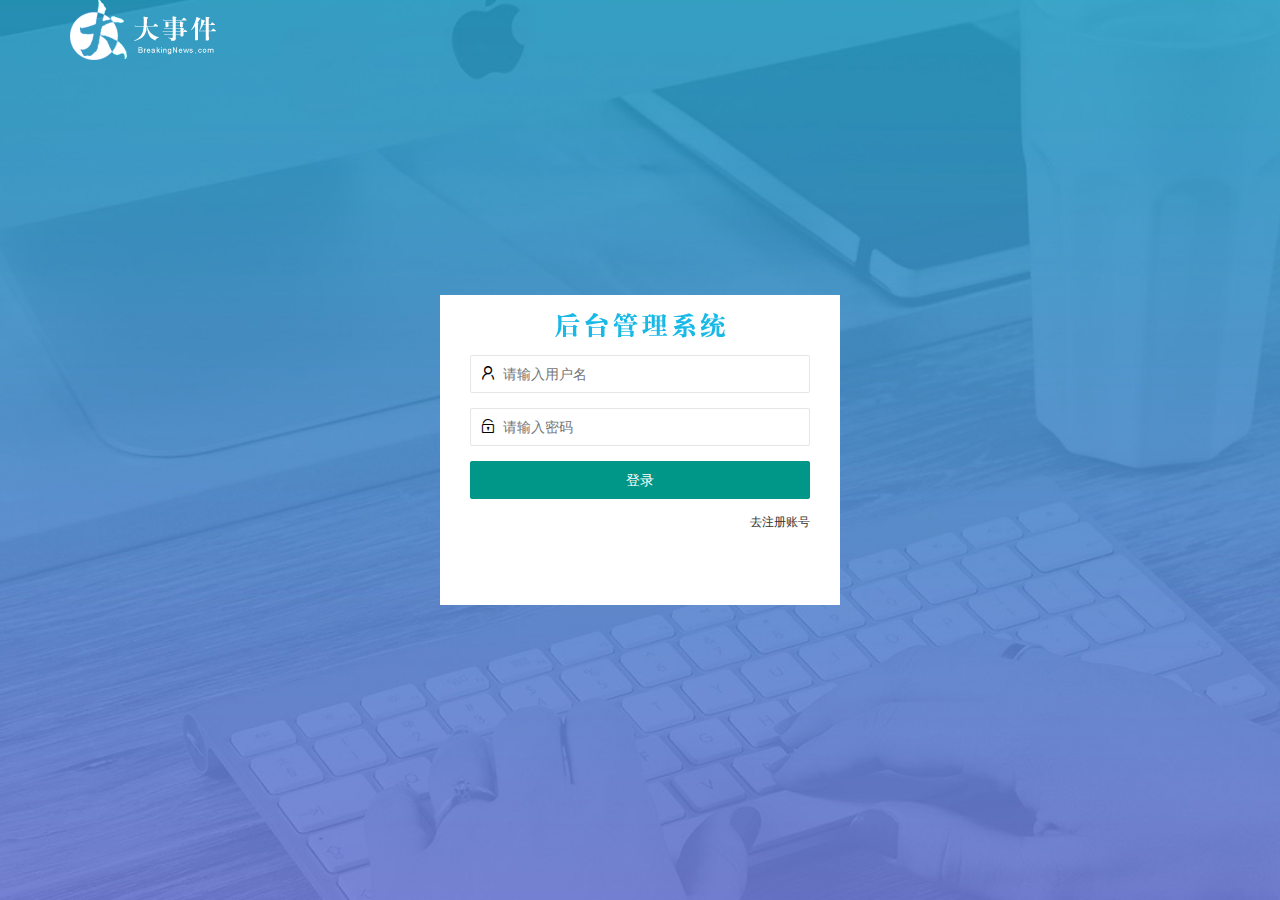
<file: login.html>
<!DOCTYPE html>
<html lang="en">
<head>
    <meta charset="UTF-8">
    <meta http-equiv="X-UA-Compatible" content="IE=edge">
    <meta name="viewport" content="width=device-width, initial-scale=1.0">
    <title>大事件-登录/注册</title>
    <!-- 导入layui样式 -->
    <link rel="stylesheet" href="/assets/lib/layui/css/layui.css">
    <!-- 导入自己的样式表 -->
    <link rel="stylesheet" href="/assets/css/login.css">
</head>
<body>
    <!-- 头部的logo区域 -->
    <div class="layui-main">
        <img src="/assets/images/logo.png" alt=""/>
    </div>
    <!-- 登录注册区域 -->
    <div class="loginAndRegBox">
        <div class="title-box"></div>
        <!-- 登录的div -->
        <div class="login-box">
            <!-- 登录的表单 -->
            <form class="layui-form" id="form_login">
                <!-- 用户名 -->
                <div class="layui-form-item">
                    <i class="layui-icon layui-icon-username"></i>
                    <input type="text" name="username" required  lay-verify="required" placeholder="请输入用户名" autocomplete="off" class="layui-input">
                </div>
                <!-- 密码 -->
                <div class="layui-form-item">
                    <i class="layui-icon layui-icon-password"></i>
                    <input type="password" name="password" required  lay-verify="required|pwd|repwd" placeholder="请输入密码" autocomplete="off" class="layui-input">
                </div>
                <!-- 登录按钮 -->
                <div class="layui-form-item">
                    <button lay-submit class="layui-btn layui-btn-fluid">登录</button>
                </div>
                <!-- 注册 -->
                <div class="layui-form-item links">
                     <a href="javascript:;" id="link_reg">去注册账号</a>
                </div>
            </form>
           
        </div>
        <!-- 注册的div -->
        <div class="reg-box">
            <!-- 注册的表单 -->
            <form class="layui-form" id="form_reg">
                <!-- 用户名 -->
                <div class="layui-form-item">
                    <i class="layui-icon layui-icon-username"></i>
                    <input type="text" name="username" required  lay-verify="required" placeholder="请输入用户名" autocomplete="off" class="layui-input">
                </div>
                <!-- 密码 -->
                <div class="layui-form-item">
                    <i class="layui-icon layui-icon-password"></i>
                    <input type="password" name="password" required  lay-verify="required|pwd" placeholder="请输入密码" autocomplete="off" class="layui-input pp">
                </div>
                <!-- 确认密码 -->
                <div class="layui-form-item">
                    <i class="layui-icon layui-icon-password"></i>
                    <input type="password" name="repassword" required  lay-verify="required|pwd|repwd" placeholder="请再次输入确认密码" autocomplete="off" class="layui-input">
                </div>
                <!-- 注册按钮 -->
                <div class="layui-form-item">
                    <button lay-submit class="layui-btn layui-btn-fluid">注册</button>
                </div>
                <!-- 注册 -->
                <div class="layui-form-item links">
                    <a href="javascript:;" id="link_login">去登录</a>
                </div>
            </form>
            
        </div>
    </div>
    <script language="JavaScript"> 
        if (window != top) 
                  top.location.href = '/login.html'
    </script>
    <!-- 导入lay-ui的js -->
    <script src="/assets/lib/layui/layui.all.js"></script>
    <!-- 导入jq -->
    <script src="/assets/lib/jquery.js"></script>
    <!-- 导入自己封装的baseAPI.js -->
    <!-- <scrip src='/assets/js/baseAPI.js'></script> -->
    <!-- 导入login.js -->
    <script src="/assets/js/login.js"></script>
</body>
</html>
</file>
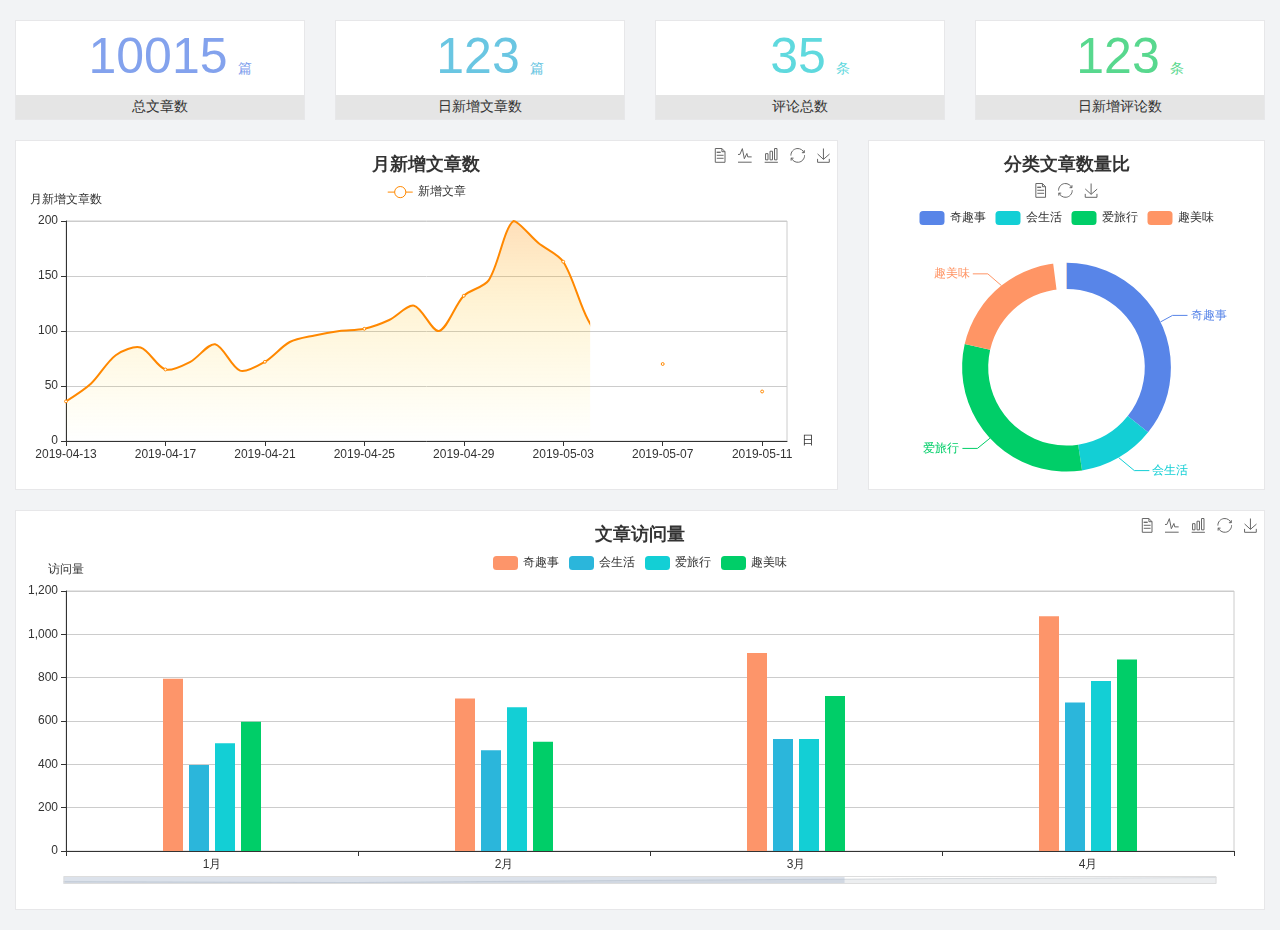
<file: home/dashboard.html>
<!DOCTYPE html>
<html lang="en">

<head>
  <meta charset="UTF-8">
  <meta name="viewport" content="width=device-width, initial-scale=1.0">
  <meta http-equiv="X-UA-Compatible" content="ie=edge">
  <title>图表统计</title>
  <link rel="stylesheet" href="/assets/lib/bootstrap.css" />
  <link rel="stylesheet" href="/assets/lib/main.css" />
  <script src="/assets/lib/jquery.js"></script>
  <script type="text/javascript" src="/assets/lib/echarts.min.js"></script>
</head>

<body>
  <div class="container-fluid">
    <div class="row spannel_list">
      <div class="col-sm-3 col-xs-6">
        <div class="spannel">
          <em>10015</em><span>篇</span>
          <b>总文章数</b>
        </div>
      </div>
      <div class="col-sm-3 col-xs-6">
        <div class="spannel scolor01">
          <em>123</em><span>篇</span>
          <b>日新增文章数</b>
        </div>
      </div>
      <div class="col-sm-3 col-xs-6">
        <div class="spannel scolor02">
          <em>35</em><span>条</span>
          <b>评论总数</b>
        </div>
      </div>
      <div class="col-sm-3 col-xs-6">
        <div class="spannel scolor03">
          <em>123</em><span>条</span>
          <b>日新增评论数</b>
        </div>
      </div>
    </div>
  </div>

  <div class="container-fluid">
    <div class="row curve-pie">
      <div class="col-lg-8 col-md-8">
        <div class="gragh_pannel" id="curve_show"></div>
      </div>
      <div class="col-lg-4 col-md-4">
        <div class="gragh_pannel" id="pie_show"></div>
      </div>
    </div>
  </div>

  <div class="container-fluid">
    <div class="column_pannel" id="column_show"></div>
  </div>

  <script>
    var oChart = echarts.init(document.getElementById('curve_show'));
    var aList_all = [
      { 'count': 36, 'date': '2019-04-13' },
      { 'count': 52, 'date': '2019-04-14' },
      { 'count': 78, 'date': '2019-04-15' },
      { 'count': 85, 'date': '2019-04-16' },
      { 'count': 65, 'date': '2019-04-17' },
      { 'count': 72, 'date': '2019-04-18' },
      { 'count': 88, 'date': '2019-04-19' },
      { 'count': 64, 'date': '2019-04-20' },
      { 'count': 72, 'date': '2019-04-21' },
      { 'count': 90, 'date': '2019-04-22' },
      { 'count': 96, 'date': '2019-04-23' },
      { 'count': 100, 'date': '2019-04-24' },
      { 'count': 102, 'date': '2019-04-25' },
      { 'count': 110, 'date': '2019-04-26' },
      { 'count': 123, 'date': '2019-04-27' },
      { 'count': 100, 'date': '2019-04-28' },
      { 'count': 132, 'date': '2019-04-29' },
      { 'count': 146, 'date': '2019-04-30' },
      { 'count': 200, 'date': '2019-05-01' },
      { 'count': 180, 'date': '2019-05-02' },
      { 'count': 163, 'date': '2019-05-03' },
      { 'count': 110, 'date': '2019-05-04' },
      { 'count': 80, 'date': '2019-05-05' },
      { 'count': 82, 'date': '2019-05-06' },
      { 'count': 70, 'date': '2019-05-07' },
      { 'count': 65, 'date': '2019-05-08' },
      { 'count': 54, 'date': '2019-05-09' },
      { 'count': 40, 'date': '2019-05-10' },
      { 'count': 45, 'date': '2019-05-11' },
      { 'count': 38, 'date': '2019-05-12' },
    ];

    let aCount = [];
    let aDate = [];

    for (var i = 0; i < aList_all.length; i++) {
      aCount.push(aList_all[i].count);
      aDate.push(aList_all[i].date);
    }

    var chartopt = {
      title: {
        text: '月新增文章数',
        left: 'center',
        top: '10'
      },
      tooltip: {
        trigger: 'axis'
      },
      legend: {
        data: ['新增文章'],
        top: '40'
      },
      toolbox: {
        show: true,
        feature: {
          mark: { show: true },
          dataView: { show: true, readOnly: false },
          magicType: { show: true, type: ['line', 'bar'] },
          restore: { show: true },
          saveAsImage: { show: true }
        }
      },
      calculable: true,
      xAxis: [
        {
          name: '日',
          type: 'category',
          boundaryGap: false,
          data: aDate
        }
      ],
      yAxis: [
        {
          name: '月新增文章数',
          type: 'value'
        }
      ],
      series: [
        {
          name: '新增文章',
          type: 'line',
          smooth: true,
          itemStyle: { normal: { areaStyle: { type: 'default' }, color: '#f80' }, lineStyle: { color: '#f80' } },
          data: aCount
        }],
      areaStyle: {
        normal: {
          color: new echarts.graphic.LinearGradient(0, 0, 0, 1, [{
            offset: 0,
            color: 'rgba(255,136,0,0.39)'
          }, {
            offset: .34,
            color: 'rgba(255,180,0,0.25)'
          }, {
            offset: 1,
            color: 'rgba(255,222,0,0.00)'
          }])

        }
      },
      grid: {
        show: true,
        x: 50,
        x2: 50,
        y: 80,
        height: 220
      }
    };

    oChart.setOption(chartopt);


    var oPie = echarts.init(document.getElementById('pie_show'));
    var oPieopt =
    {
      title: {
        top: 10,
        text: '分类文章数量比',
        x: 'center'
      },
      tooltip: {
        trigger: 'item',
        formatter: "{a} <br/>{b} : {c} ({d}%)"
      },
      color: ['#5885e8', '#13cfd5', '#00ce68', '#ff9565'],
      legend: {
        x: 'center',
        top: 65,
        data: ['奇趣事', '会生活', '爱旅行', '趣美味']
      },
      toolbox: {
        show: true,
        x: 'center',
        top: 35,
        feature: {
          mark: { show: true },
          dataView: { show: true, readOnly: false },
          magicType: {
            show: true,
            type: ['pie', 'funnel'],
            option: {
              funnel: {
                x: '25%',
                width: '50%',
                funnelAlign: 'left',
                max: 1548
              }
            }
          },
          restore: { show: true },
          saveAsImage: { show: true }
        }
      },
      calculable: true,
      series: [
        {
          name: '访问来源',
          type: 'pie',
          radius: ['45%', '60%'],
          center: ['50%', '65%'],
          data: [
            { value: 300, name: '奇趣事' },
            { value: 100, name: '会生活' },
            { value: 260, name: '爱旅行' },
            { value: 180, name: '趣美味' }
          ]
        }
      ]
    };
    oPie.setOption(oPieopt);



    var oColumn = this.echarts.init(document.getElementById('column_show'));
    var oColumnopt =
    {
      title: {
        text: '文章访问量',
        left: 'center',
        top: '10'
      },
      tooltip: {
        trigger: 'axis'
      },
      legend: {
        data: ['奇趣事', '会生活', '爱旅行', '趣美味'],
        top: '40'
      },
      toolbox: {
        show: true,
        feature: {
          mark: { show: true },
          dataView: { show: true, readOnly: false },
          magicType: { show: true, type: ['line', 'bar'] },
          restore: { show: true },
          saveAsImage: { show: true }
        }
      },
      calculable: true,
      xAxis: [
        {
          type: 'category',
          data: ['1月', '2月', '3月', '4月', '5月']
        }
      ],
      yAxis: [
        {
          name: '访问量',
          type: 'value'
        }
      ],
      series: [
        {
          name: '奇趣事',
          type: 'bar',
          barWidth: 20,
          itemStyle: {
            normal: { areaStyle: { type: 'default' }, color: '#fd956a' }
          },
          data: [800, 708, 920, 1090, 1200]
        },
        {
          name: '会生活',
          type: 'bar',
          barWidth: 20,
          itemStyle: {
            normal: { areaStyle: { type: 'default' }, color: '#2bb6db' }
          },
          data: [400, 468, 520, 690, 800]
        },
        {
          name: '爱旅行',
          type: 'bar',
          barWidth: 20,
          itemStyle: {
            normal: { areaStyle: { type: 'default' }, color: '#13cfd5' }
          },
          data: [500, 668, 520, 790, 900]
        },
        {
          name: '趣美味',
          type: 'bar',
          barWidth: 20,
          itemStyle: {
            normal: { areaStyle: { type: 'default' }, color: '#00ce68' }
          },
          data: [600, 508, 720, 890, 1000]
        }
      ],
      grid: {
        show: true,
        x: 50,
        x2: 30,
        y: 80,
        height: 260
      },
      dataZoom: [//给x轴设置滚动条
        {
          start: 0,//默认为0
          end: 100 - 1000 / 31,//默认为100
          type: 'slider',
          show: true,
          xAxisIndex: [0],
          handleSize: 0,//滑动条的 左右2个滑动条的大小
          height: 8,//组件高度
          left: 45, //左边的距离
          right: 50,//右边的距离
          bottom: 26,//右边的距离
          handleColor: '#ddd',//h滑动图标的颜色
          handleStyle: {
            borderColor: "#cacaca",
            borderWidth: "1",
            shadowBlur: 2,
            background: "#ddd",
            shadowColor: "#ddd",
          }
        }]
    };
    oColumn.setOption(oColumnopt);
  </script>
</body>

</html>
</file>
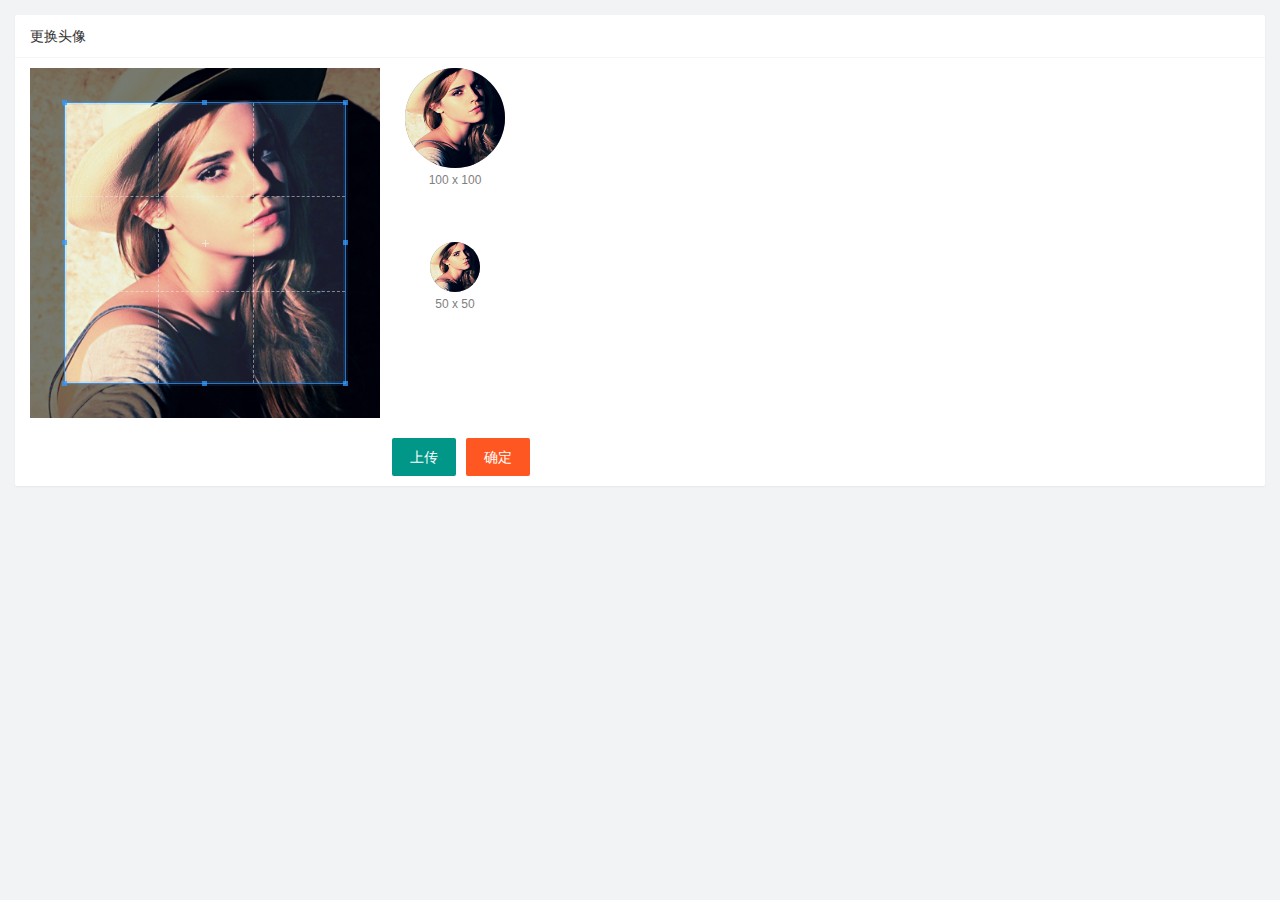
<file: user/user_avatar.html>
<!DOCTYPE html>
<html lang="en">
<head>
    <meta charset="UTF-8">
    <meta http-equiv="X-UA-Compatible" content="IE=edge">
    <meta name="viewport" content="width=device-width, initial-scale=1.0">
    <title>Document</title>
    <link rel="stylesheet" href="/assets/lib/layui/css/layui.css">
    <link rel="stylesheet" href="/assets/lib/cropper/cropper.css" />
    <link rel="stylesheet" href="/assets/css/user/user_avatar.css">
</head>
<body>
    <div class="layui-card">
        <div class="layui-card-header">更换头像</div>
        <div class="layui-card-body">
                <!-- 第一行的图片裁剪和预览区域 -->
     <div class="row1">
        <!-- 图片裁剪区域 -->
        <div class="cropper-box">
          <!-- 这个 img 标签很重要，将来会把它初始化为裁剪区域 -->
          <img id="image" src="/assets/images/sample.jpg" />
        </div>
        <!-- 图片的预览区域 -->
        <div class="preview-box">
          <div>
            <!-- 宽高为 100px 的预览区域 -->
            <div class="img-preview w100"></div>
            <p class="size">100 x 100</p>
          </div>
          <div>
            <!-- 宽高为 50px 的预览区域 -->
            <div class="img-preview w50"></div>
            <p class="size">50 x 50</p>
          </div>
        </div>
      </div>
    
      <!-- 第二行的按钮区域 -->
      <div class="row2">
          <!-- 通过accept属性，可以指定，允许用户选择什么类型的文件 -->
        <input type="file" id="file" accept="image/png,image/jpeg">  
        <button type="button" class="layui-btn" id="btnChooseImage">上传</button>
        <button type="button" class="layui-btn layui-btn-danger" id="btnUpLoad">确定</button>
      </div>
        </div>
        
    </div>
    <script src="/assets/lib/layui/layui.all.js"></script>
   <script src="/assets/lib/jquery.js"></script>
   <script src="/assets/lib/cropper/Cropper.js"></script>
   <script src="/assets/lib/cropper/jquery-cropper.js"></script>
   <script src="/assets/js/baseAPI.js"></script>
   <script src="/assets/js/user_avatar.js"></script>
</body>
</html>
</file>
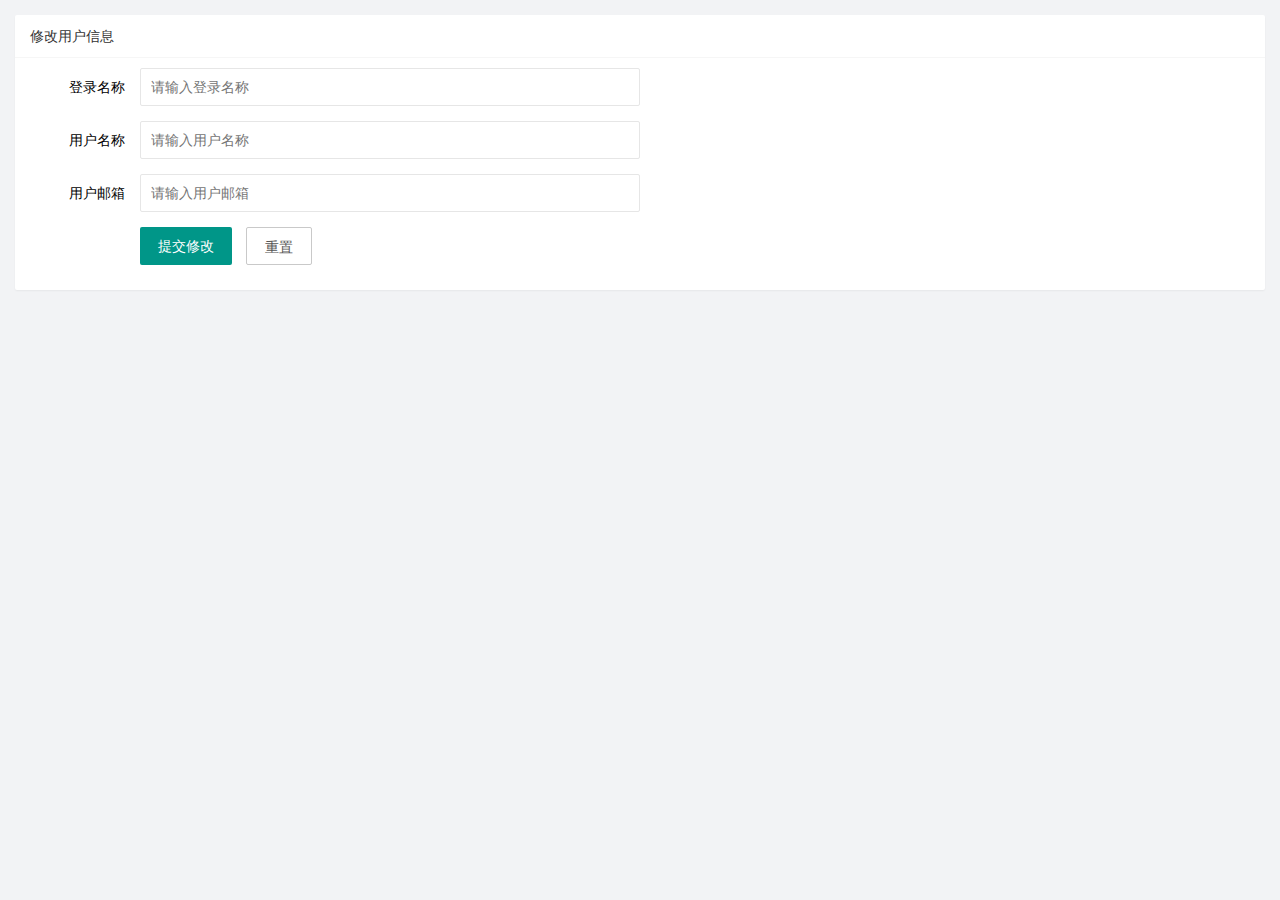
<file: user/user_info.html>
<!DOCTYPE html>
<html lang="en">
<head>
    <meta charset="UTF-8">
    <meta http-equiv="X-UA-Compatible" content="IE=edge">
    <meta name="viewport" content="width=device-width, initial-scale=1.0">
    <title>Document</title>
    <!-- 导入layui的css -->
    <link rel="stylesheet" href="/assets/lib/layui/css/layui.css">
    <!-- 导入自己的css -->
    <link rel="stylesheet" href="/assets/css/user/user_info.css">
</head>
<body>
    <div class="layui-card">
        <div class="layui-card-header">修改用户信息</div>
        <div class="layui-card-body">
            <form class="layui-form" lay-filter="formInfo">
              <!-- 这是隐藏域 -->
              <input type="hidden" name="id">
                <div class="layui-form-item">
                  <label class="layui-form-label">登录名称</label>
                  <div class="layui-input-block">
                    <input type="text" name="username" required  lay-verify="required" placeholder="请输入登录名称" autocomplete="off" class="layui-input" readonly>
                  </div>
                </div>
                <div class="layui-form-item">
                    <label class="layui-form-label">用户名称</label>
                    <div class="layui-input-block">
                      <input type="text" name="nickname" required  lay-verify="required|nickname" placeholder="请输入用户名称" autocomplete="off" class="layui-input">
                    </div>
                  </div>
                  <div class="layui-form-item">
                    <label class="layui-form-label">用户邮箱</label>
                    <div class="layui-input-block">
                      <input type="text" name="email" required  lay-verify="required|email" placeholder="请输入用户邮箱" autocomplete="off" class="layui-input">
                    </div>
                  </div>
                  <div class="layui-form-item">
                    <div class="layui-input-block">
                      <button class="layui-btn" lay-submit lay-filter="formDemo">提交修改</button>
                      <button type="reset" class="layui-btn layui-btn-primary" id="btnReset">重置</button>
                    </div>
                  </div>
            </form>
        </div>
      </div>
      <!-- 导入layui.js -->
      <script src="/assets/lib/layui/layui.all.js"></script>
      <!-- 导入jq.js -->
      <script src="/assets/lib/jquery.js"></script>
      <!-- 导入baseAPI -->
      <script src="/assets/js/baseAPI.js"></script>
      <!-- 导入自己的js -->
      <script src="/assets/js/user_info.js"></script>
</body>
</html>
</file>
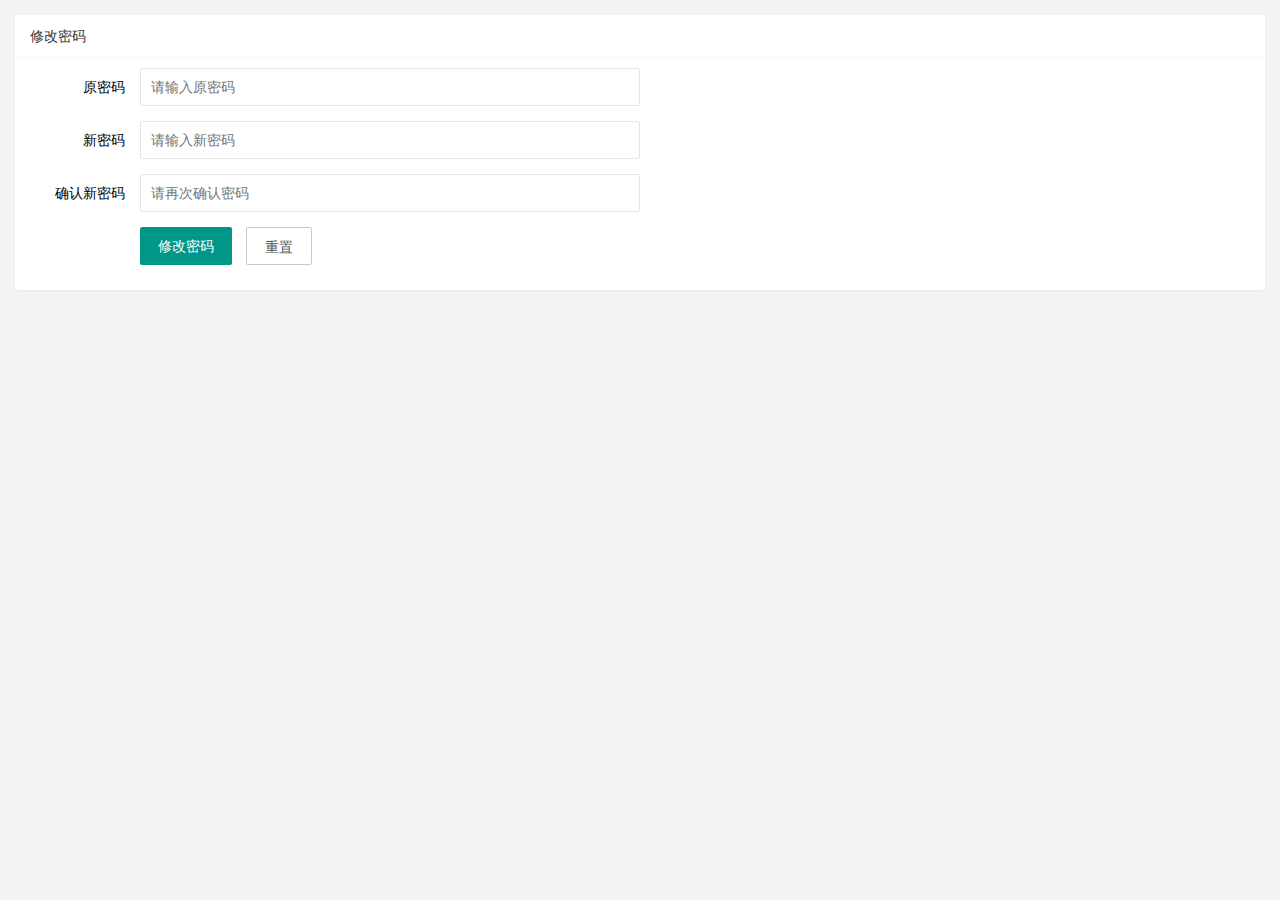
<file: user/user_pwd.html>
<!DOCTYPE html>
<html lang="en">
<head>
    <meta charset="UTF-8">
    <meta http-equiv="X-UA-Compatible" content="IE=edge">
    <meta name="viewport" content="width=device-width, initial-scale=1.0">
    <title>Document</title>
    <link rel="stylesheet" href="/assets/lib/layui/css/layui.css">
    <link rel="stylesheet" href="/assets/css/user/user_pwd.css">
</head>
<body>
    <div class="layui-card">
        <div class="layui-card-header">修改密码</div>
        <div class="layui-card-body">
            <form class="layui-form" action="">
                <div class="layui-form-item">
                  <label class="layui-form-label">原密码</label>
                  <div class="layui-input-block">
                    <input type="password" name="oldPwd" required  lay-verify="required|pwd" placeholder="请输入原密码" autocomplete="off" class="layui-input">
                  </div>
                </div>
                <div class="layui-form-item">
                    <label class="layui-form-label">新密码</label>
                    <div class="layui-input-block">
                      <input type="password" name="newPwd" required  lay-verify="required|samePwd|pwd" placeholder="请输入新密码" autocomplete="off" class="layui-input">
                    </div>
                  </div>
                  <div class="layui-form-item">
                    <label class="layui-form-label">确认新密码</label>
                    <div class="layui-input-block">
                      <input type="password" name="rePwd" required  lay-verify="required|rePwd|pwd" placeholder="请再次确认密码" autocomplete="off" class="layui-input">
                    </div>
                  </div>
                  <div class="layui-form-item">
                    <div class="layui-input-block">
                      <button class="layui-btn" lay-submit lay-filter="formDemo">修改密码</button>
                      <button type="reset" class="layui-btn layui-btn-primary">重置</button>
                    </div>
                  </div>
            </form>
        </div>
      </div>
      <script src="/assets/lib/layui/layui.all.js"></script>
      <script src="/assets/lib/jquery.js"></script>
      <script src="/assets/js/baseAPI.js"></script>
      <script src="/assets/js/user_pwd.js"></script>
</body>
</html>
</file>
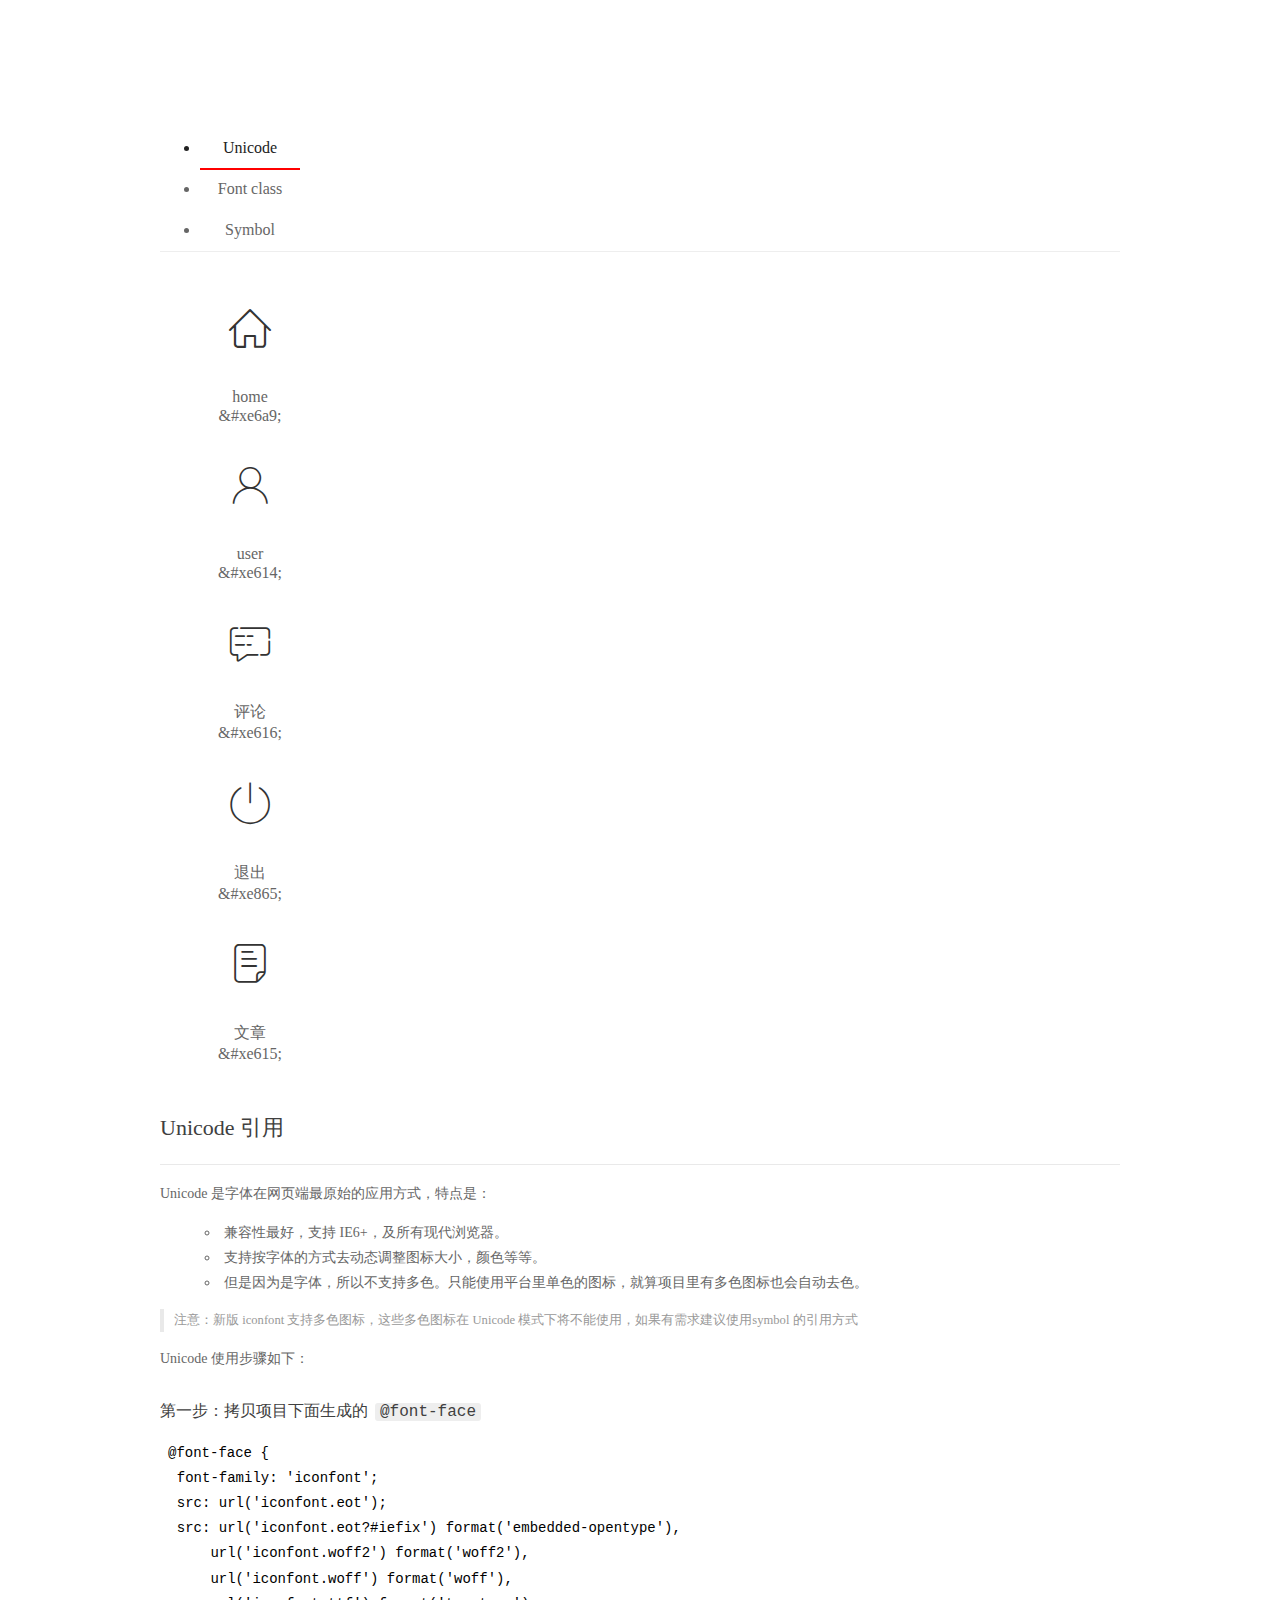
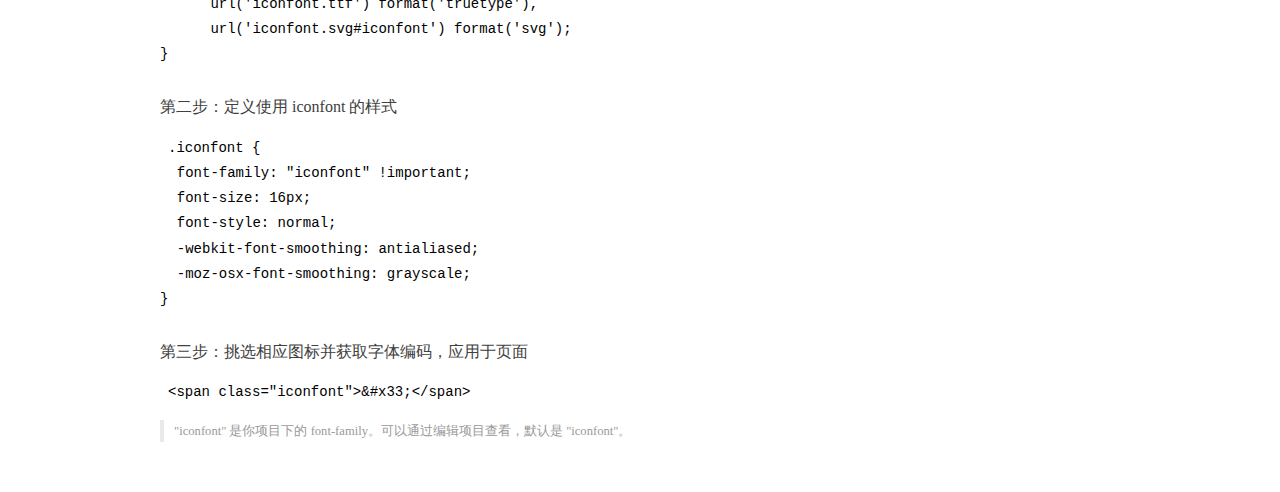
<file: assets/fonts/demo_index.html>
<!DOCTYPE html>
<html>
<head>
  <meta charset="utf-8"/>
  <title>IconFont Demo</title>
  <link rel="shortcut icon" href="https://gtms04.alicdn.com/tps/i4/TB1_oz6GVXXXXaFXpXXJDFnIXXX-64-64.ico" type="image/x-icon"/>
  <link rel="stylesheet" href="https://g.alicdn.com/thx/cube/1.3.2/cube.min.css">
  <link rel="stylesheet" href="demo.css">
  <link rel="stylesheet" href="iconfont.css">
  <script src="iconfont.js"></script>
  <!-- jQuery -->
  <script src="https://a1.alicdn.com/oss/uploads/2018/12/26/7bfddb60-08e8-11e9-9b04-53e73bb6408b.js"></script>
  <!-- 代码高亮 -->
  <script src="https://a1.alicdn.com/oss/uploads/2018/12/26/a3f714d0-08e6-11e9-8a15-ebf944d7534c.js"></script>
</head>
<body>
  <div class="main">
    <h1 class="logo"><a href="https://www.iconfont.cn/" title="iconfont 首页" target="_blank">&#xe86b;</a></h1>
    <div class="nav-tabs">
      <ul id="tabs" class="dib-box">
        <li class="dib active"><span>Unicode</span></li>
        <li class="dib"><span>Font class</span></li>
        <li class="dib"><span>Symbol</span></li>
      </ul>
      
    </div>
    <div class="tab-container">
      <div class="content unicode" style="display: block;">
          <ul class="icon_lists dib-box">
          
            <li class="dib">
              <span class="icon iconfont">&#xe6a9;</span>
                <div class="name">home</div>
                <div class="code-name">&amp;#xe6a9;</div>
              </li>
          
            <li class="dib">
              <span class="icon iconfont">&#xe614;</span>
                <div class="name">user</div>
                <div class="code-name">&amp;#xe614;</div>
              </li>
          
            <li class="dib">
              <span class="icon iconfont">&#xe616;</span>
                <div class="name">评论</div>
                <div class="code-name">&amp;#xe616;</div>
              </li>
          
            <li class="dib">
              <span class="icon iconfont">&#xe865;</span>
                <div class="name">退出</div>
                <div class="code-name">&amp;#xe865;</div>
              </li>
          
            <li class="dib">
              <span class="icon iconfont">&#xe615;</span>
                <div class="name">文章</div>
                <div class="code-name">&amp;#xe615;</div>
              </li>
          
          </ul>
          <div class="article markdown">
          <h2 id="unicode-">Unicode 引用</h2>
          <hr>

          <p>Unicode 是字体在网页端最原始的应用方式，特点是：</p>
          <ul>
            <li>兼容性最好，支持 IE6+，及所有现代浏览器。</li>
            <li>支持按字体的方式去动态调整图标大小，颜色等等。</li>
            <li>但是因为是字体，所以不支持多色。只能使用平台里单色的图标，就算项目里有多色图标也会自动去色。</li>
          </ul>
          <blockquote>
            <p>注意：新版 iconfont 支持多色图标，这些多色图标在 Unicode 模式下将不能使用，如果有需求建议使用symbol 的引用方式</p>
          </blockquote>
          <p>Unicode 使用步骤如下：</p>
          <h3 id="-font-face">第一步：拷贝项目下面生成的 <code>@font-face</code></h3>
<pre><code class="language-css"
>@font-face {
  font-family: 'iconfont';
  src: url('iconfont.eot');
  src: url('iconfont.eot?#iefix') format('embedded-opentype'),
      url('iconfont.woff2') format('woff2'),
      url('iconfont.woff') format('woff'),
      url('iconfont.ttf') format('truetype'),
      url('iconfont.svg#iconfont') format('svg');
}
</code></pre>
          <h3 id="-iconfont-">第二步：定义使用 iconfont 的样式</h3>
<pre><code class="language-css"
>.iconfont {
  font-family: "iconfont" !important;
  font-size: 16px;
  font-style: normal;
  -webkit-font-smoothing: antialiased;
  -moz-osx-font-smoothing: grayscale;
}
</code></pre>
          <h3 id="-">第三步：挑选相应图标并获取字体编码，应用于页面</h3>
<pre>
<code class="language-html"
>&lt;span class="iconfont"&gt;&amp;#x33;&lt;/span&gt;
</code></pre>
          <blockquote>
            <p>"iconfont" 是你项目下的 font-family。可以通过编辑项目查看，默认是 "iconfont"。</p>
          </blockquote>
          </div>
      </div>
      <div class="content font-class">
        <ul class="icon_lists dib-box">
          
          <li class="dib">
            <span class="icon iconfont icon-home"></span>
            <div class="name">
              home
            </div>
            <div class="code-name">.icon-home
            </div>
          </li>
          
          <li class="dib">
            <span class="icon iconfont icon-user"></span>
            <div class="name">
              user
            </div>
            <div class="code-name">.icon-user
            </div>
          </li>
          
          <li class="dib">
            <span class="icon iconfont icon-pinglun"></span>
            <div class="name">
              评论
            </div>
            <div class="code-name">.icon-pinglun
            </div>
          </li>
          
          <li class="dib">
            <span class="icon iconfont icon-tuichu"></span>
            <div class="name">
              退出
            </div>
            <div class="code-name">.icon-tuichu
            </div>
          </li>
          
          <li class="dib">
            <span class="icon iconfont icon-16"></span>
            <div class="name">
              文章
            </div>
            <div class="code-name">.icon-16
            </div>
          </li>
          
        </ul>
        <div class="article markdown">
        <h2 id="font-class-">font-class 引用</h2>
        <hr>

        <p>font-class 是 Unicode 使用方式的一种变种，主要是解决 Unicode 书写不直观，语意不明确的问题。</p>
        <p>与 Unicode 使用方式相比，具有如下特点：</p>
        <ul>
          <li>兼容性良好，支持 IE8+，及所有现代浏览器。</li>
          <li>相比于 Unicode 语意明确，书写更直观。可以很容易分辨这个 icon 是什么。</li>
          <li>因为使用 class 来定义图标，所以当要替换图标时，只需要修改 class 里面的 Unicode 引用。</li>
          <li>不过因为本质上还是使用的字体，所以多色图标还是不支持的。</li>
        </ul>
        <p>使用步骤如下：</p>
        <h3 id="-fontclass-">第一步：引入项目下面生成的 fontclass 代码：</h3>
<pre><code class="language-html">&lt;link rel="stylesheet" href="./iconfont.css"&gt;
</code></pre>
        <h3 id="-">第二步：挑选相应图标并获取类名，应用于页面：</h3>
<pre><code class="language-html">&lt;span class="iconfont icon-xxx"&gt;&lt;/span&gt;
</code></pre>
        <blockquote>
          <p>"
            iconfont" 是你项目下的 font-family。可以通过编辑项目查看，默认是 "iconfont"。</p>
        </blockquote>
      </div>
      </div>
      <div class="content symbol">
          <ul class="icon_lists dib-box">
          
            <li class="dib">
                <svg class="icon svg-icon" aria-hidden="true">
                  <use xlink:href="#icon-home"></use>
                </svg>
                <div class="name">home</div>
                <div class="code-name">#icon-home</div>
            </li>
          
            <li class="dib">
                <svg class="icon svg-icon" aria-hidden="true">
                  <use xlink:href="#icon-user"></use>
                </svg>
                <div class="name">user</div>
                <div class="code-name">#icon-user</div>
            </li>
          
            <li class="dib">
                <svg class="icon svg-icon" aria-hidden="true">
                  <use xlink:href="#icon-pinglun"></use>
                </svg>
                <div class="name">评论</div>
                <div class="code-name">#icon-pinglun</div>
            </li>
          
            <li class="dib">
                <svg class="icon svg-icon" aria-hidden="true">
                  <use xlink:href="#icon-tuichu"></use>
                </svg>
                <div class="name">退出</div>
                <div class="code-name">#icon-tuichu</div>
            </li>
          
            <li class="dib">
                <svg class="icon svg-icon" aria-hidden="true">
                  <use xlink:href="#icon-16"></use>
                </svg>
                <div class="name">文章</div>
                <div class="code-name">#icon-16</div>
            </li>
          
          </ul>
          <div class="article markdown">
          <h2 id="symbol-">Symbol 引用</h2>
          <hr>

          <p>这是一种全新的使用方式，应该说这才是未来的主流，也是平台目前推荐的用法。相关介绍可以参考这篇<a href="">文章</a>
            这种用法其实是做了一个 SVG 的集合，与另外两种相比具有如下特点：</p>
          <ul>
            <li>支持多色图标了，不再受单色限制。</li>
            <li>通过一些技巧，支持像字体那样，通过 <code>font-size</code>, <code>color</code> 来调整样式。</li>
            <li>兼容性较差，支持 IE9+，及现代浏览器。</li>
            <li>浏览器渲染 SVG 的性能一般，还不如 png。</li>
          </ul>
          <p>使用步骤如下：</p>
          <h3 id="-symbol-">第一步：引入项目下面生成的 symbol 代码：</h3>
<pre><code class="language-html">&lt;script src="./iconfont.js"&gt;&lt;/script&gt;
</code></pre>
          <h3 id="-css-">第二步：加入通用 CSS 代码（引入一次就行）：</h3>
<pre><code class="language-html">&lt;style&gt;
.icon {
  width: 1em;
  height: 1em;
  vertical-align: -0.15em;
  fill: currentColor;
  overflow: hidden;
}
&lt;/style&gt;
</code></pre>
          <h3 id="-">第三步：挑选相应图标并获取类名，应用于页面：</h3>
<pre><code class="language-html">&lt;svg class="icon" aria-hidden="true"&gt;
  &lt;use xlink:href="#icon-xxx"&gt;&lt;/use&gt;
&lt;/svg&gt;
</code></pre>
          </div>
      </div>

    </div>
  </div>
  <script>
  $(document).ready(function () {
      $('.tab-container .content:first').show()

      $('#tabs li').click(function (e) {
        var tabContent = $('.tab-container .content')
        var index = $(this).index()

        if ($(this).hasClass('active')) {
          return
        } else {
          $('#tabs li').removeClass('active')
          $(this).addClass('active')

          tabContent.hide().eq(index).fadeIn()
        }
      })
    })
  </script>
</body>
</html>
</file>
<file: assets/lib/layui/css/layui.css>
/** layui-v2.5.5 MIT License By https://www.layui.com */
 .layui-inline,img{display:inline-block;vertical-align:middle}h1,h2,h3,h4,h5,h6{font-weight:400}.layui-edge,.layui-header,.layui-inline,.layui-main{position:relative}.layui-body,.layui-edge,.layui-elip{overflow:hidden}.layui-btn,.layui-edge,.layui-inline,img{vertical-align:middle}.layui-btn,.layui-disabled,.layui-icon,.layui-unselect{-moz-user-select:none;-webkit-user-select:none;-ms-user-select:none}.layui-elip,.layui-form-checkbox span,.layui-form-pane .layui-form-label{text-overflow:ellipsis;white-space:nowrap}.layui-breadcrumb,.layui-tree-btnGroup{visibility:hidden}blockquote,body,button,dd,div,dl,dt,form,h1,h2,h3,h4,h5,h6,input,li,ol,p,pre,td,textarea,th,ul{margin:0;padding:0;-webkit-tap-highlight-color:rgba(0,0,0,0)}a:active,a:hover{outline:0}img{border:none}li{list-style:none}table{border-collapse:collapse;border-spacing:0}h4,h5,h6{font-size:100%}button,input,optgroup,option,select,textarea{font-family:inherit;font-size:inherit;font-style:inherit;font-weight:inherit;outline:0}pre{white-space:pre-wrap;white-space:-moz-pre-wrap;white-space:-pre-wrap;white-space:-o-pre-wrap;word-wrap:break-word}body{line-height:24px;font:14px Helvetica Neue,Helvetica,PingFang SC,Tahoma,Arial,sans-serif}hr{height:1px;margin:10px 0;border:0;clear:both}a{color:#333;text-decoration:none}a:hover{color:#777}a cite{font-style:normal;*cursor:pointer}.layui-border-box,.layui-border-box *{box-sizing:border-box}.layui-box,.layui-box *{box-sizing:content-box}.layui-clear{clear:both;*zoom:1}.layui-clear:after{content:'\20';clear:both;*zoom:1;display:block;height:0}.layui-inline{*display:inline;*zoom:1}.layui-edge{display:inline-block;width:0;height:0;border-width:6px;border-style:dashed;border-color:transparent}.layui-edge-top{top:-4px;border-bottom-color:#999;border-bottom-style:solid}.layui-edge-right{border-left-color:#999;border-left-style:solid}.layui-edge-bottom{top:2px;border-top-color:#999;border-top-style:solid}.layui-edge-left{border-right-color:#999;border-right-style:solid}.layui-disabled,.layui-disabled:hover{color:#d2d2d2!important;cursor:not-allowed!important}.layui-circle{border-radius:100%}.layui-show{display:block!important}.layui-hide{display:none!important}@font-face{font-family:layui-icon;src:url(../font/iconfont.eot?v=250);src:url(../font/iconfont.eot?v=250#iefix) format('embedded-opentype'),url(../font/iconfont.woff2?v=250) format('woff2'),url(../font/iconfont.woff?v=250) format('woff'),url(../font/iconfont.ttf?v=250) format('truetype'),url(../font/iconfont.svg?v=250#layui-icon) format('svg')}.layui-icon{font-family:layui-icon!important;font-size:16px;font-style:normal;-webkit-font-smoothing:antialiased;-moz-osx-font-smoothing:grayscale}.layui-icon-reply-fill:before{content:"\e611"}.layui-icon-set-fill:before{content:"\e614"}.layui-icon-menu-fill:before{content:"\e60f"}.layui-icon-search:before{content:"\e615"}.layui-icon-share:before{content:"\e641"}.layui-icon-set-sm:before{content:"\e620"}.layui-icon-engine:before{content:"\e628"}.layui-icon-close:before{content:"\1006"}.layui-icon-close-fill:before{content:"\1007"}.layui-icon-chart-screen:before{content:"\e629"}.layui-icon-star:before{content:"\e600"}.layui-icon-circle-dot:before{content:"\e617"}.layui-icon-chat:before{content:"\e606"}.layui-icon-release:before{content:"\e609"}.layui-icon-list:before{content:"\e60a"}.layui-icon-chart:before{content:"\e62c"}.layui-icon-ok-circle:before{content:"\1005"}.layui-icon-layim-theme:before{content:"\e61b"}.layui-icon-table:before{content:"\e62d"}.layui-icon-right:before{content:"\e602"}.layui-icon-left:before{content:"\e603"}.layui-icon-cart-simple:before{content:"\e698"}.layui-icon-face-cry:before{content:"\e69c"}.layui-icon-face-smile:before{content:"\e6af"}.layui-icon-survey:before{content:"\e6b2"}.layui-icon-tree:before{content:"\e62e"}.layui-icon-upload-circle:before{content:"\e62f"}.layui-icon-add-circle:before{content:"\e61f"}.layui-icon-download-circle:before{content:"\e601"}.layui-icon-templeate-1:before{content:"\e630"}.layui-icon-util:before{content:"\e631"}.layui-icon-face-surprised:before{content:"\e664"}.layui-icon-edit:before{content:"\e642"}.layui-icon-speaker:before{content:"\e645"}.layui-icon-down:before{content:"\e61a"}.layui-icon-file:before{content:"\e621"}.layui-icon-layouts:before{content:"\e632"}.layui-icon-rate-half:before{content:"\e6c9"}.layui-icon-add-circle-fine:before{content:"\e608"}.layui-icon-prev-circle:before{content:"\e633"}.layui-icon-read:before{content:"\e705"}.layui-icon-404:before{content:"\e61c"}.layui-icon-carousel:before{content:"\e634"}.layui-icon-help:before{content:"\e607"}.layui-icon-code-circle:before{content:"\e635"}.layui-icon-water:before{content:"\e636"}.layui-icon-username:before{content:"\e66f"}.layui-icon-find-fill:before{content:"\e670"}.layui-icon-about:before{content:"\e60b"}.layui-icon-location:before{content:"\e715"}.layui-icon-up:before{content:"\e619"}.layui-icon-pause:before{content:"\e651"}.layui-icon-date:before{content:"\e637"}.layui-icon-layim-uploadfile:before{content:"\e61d"}.layui-icon-delete:before{content:"\e640"}.layui-icon-play:before{content:"\e652"}.layui-icon-top:before{content:"\e604"}.layui-icon-friends:before{content:"\e612"}.layui-icon-refresh-3:before{content:"\e9aa"}.layui-icon-ok:before{content:"\e605"}.layui-icon-layer:before{content:"\e638"}.layui-icon-face-smile-fine:before{content:"\e60c"}.layui-icon-dollar:before{content:"\e659"}.layui-icon-group:before{content:"\e613"}.layui-icon-layim-download:before{content:"\e61e"}.layui-icon-picture-fine:before{content:"\e60d"}.layui-icon-link:before{content:"\e64c"}.layui-icon-diamond:before{content:"\e735"}.layui-icon-log:before{content:"\e60e"}.layui-icon-rate-solid:before{content:"\e67a"}.layui-icon-fonts-del:before{content:"\e64f"}.layui-icon-unlink:before{content:"\e64d"}.layui-icon-fonts-clear:before{content:"\e639"}.layui-icon-triangle-r:before{content:"\e623"}.layui-icon-circle:before{content:"\e63f"}.layui-icon-radio:before{content:"\e643"}.layui-icon-align-center:before{content:"\e647"}.layui-icon-align-right:before{content:"\e648"}.layui-icon-align-left:before{content:"\e649"}.layui-icon-loading-1:before{content:"\e63e"}.layui-icon-return:before{content:"\e65c"}.layui-icon-fonts-strong:before{content:"\e62b"}.layui-icon-upload:before{content:"\e67c"}.layui-icon-dialogue:before{content:"\e63a"}.layui-icon-video:before{content:"\e6ed"}.layui-icon-headset:before{content:"\e6fc"}.layui-icon-cellphone-fine:before{content:"\e63b"}.layui-icon-add-1:before{content:"\e654"}.layui-icon-face-smile-b:before{content:"\e650"}.layui-icon-fonts-html:before{content:"\e64b"}.layui-icon-form:before{content:"\e63c"}.layui-icon-cart:before{content:"\e657"}.layui-icon-camera-fill:before{content:"\e65d"}.layui-icon-tabs:before{content:"\e62a"}.layui-icon-fonts-code:before{content:"\e64e"}.layui-icon-fire:before{content:"\e756"}.layui-icon-set:before{content:"\e716"}.layui-icon-fonts-u:before{content:"\e646"}.layui-icon-triangle-d:before{content:"\e625"}.layui-icon-tips:before{content:"\e702"}.layui-icon-picture:before{content:"\e64a"}.layui-icon-more-vertical:before{content:"\e671"}.layui-icon-flag:before{content:"\e66c"}.layui-icon-loading:before{content:"\e63d"}.layui-icon-fonts-i:before{content:"\e644"}.layui-icon-refresh-1:before{content:"\e666"}.layui-icon-rmb:before{content:"\e65e"}.layui-icon-home:before{content:"\e68e"}.layui-icon-user:before{content:"\e770"}.layui-icon-notice:before{content:"\e667"}.layui-icon-login-weibo:before{content:"\e675"}.layui-icon-voice:before{content:"\e688"}.layui-icon-upload-drag:before{content:"\e681"}.layui-icon-login-qq:before{content:"\e676"}.layui-icon-snowflake:before{content:"\e6b1"}.layui-icon-file-b:before{content:"\e655"}.layui-icon-template:before{content:"\e663"}.layui-icon-auz:before{content:"\e672"}.layui-icon-console:before{content:"\e665"}.layui-icon-app:before{content:"\e653"}.layui-icon-prev:before{content:"\e65a"}.layui-icon-website:before{content:"\e7ae"}.layui-icon-next:before{content:"\e65b"}.layui-icon-component:before{content:"\e857"}.layui-icon-more:before{content:"\e65f"}.layui-icon-login-wechat:before{content:"\e677"}.layui-icon-shrink-right:before{content:"\e668"}.layui-icon-spread-left:before{content:"\e66b"}.layui-icon-camera:before{content:"\e660"}.layui-icon-note:before{content:"\e66e"}.layui-icon-refresh:before{content:"\e669"}.layui-icon-female:before{content:"\e661"}.layui-icon-male:before{content:"\e662"}.layui-icon-password:before{content:"\e673"}.layui-icon-senior:before{content:"\e674"}.layui-icon-theme:before{content:"\e66a"}.layui-icon-tread:before{content:"\e6c5"}.layui-icon-praise:before{content:"\e6c6"}.layui-icon-star-fill:before{content:"\e658"}.layui-icon-rate:before{content:"\e67b"}.layui-icon-template-1:before{content:"\e656"}.layui-icon-vercode:before{content:"\e679"}.layui-icon-cellphone:before{content:"\e678"}.layui-icon-screen-full:before{content:"\e622"}.layui-icon-screen-restore:before{content:"\e758"}.layui-icon-cols:before{content:"\e610"}.layui-icon-export:before{content:"\e67d"}.layui-icon-print:before{content:"\e66d"}.layui-icon-slider:before{content:"\e714"}.layui-icon-addition:before{content:"\e624"}.layui-icon-subtraction:before{content:"\e67e"}.layui-icon-service:before{content:"\e626"}.layui-icon-transfer:before{content:"\e691"}.layui-main{width:1140px;margin:0 auto}.layui-header{z-index:1000;height:60px}.layui-header a:hover{transition:all .5s;-webkit-transition:all .5s}.layui-side{position:fixed;left:0;top:0;bottom:0;z-index:999;width:200px;overflow-x:hidden}.layui-side-scroll{position:relative;width:220px;height:100%;overflow-x:hidden}.layui-body{position:absolute;left:200px;right:0;top:0;bottom:0;z-index:998;width:auto;overflow-y:auto;box-sizing:border-box}.layui-layout-body{overflow:hidden}.layui-layout-admin .layui-header{background-color:#23262E}.layui-layout-admin .layui-side{top:60px;width:200px;overflow-x:hidden}.layui-layout-admin .layui-body{position:fixed;top:60px;bottom:44px}.layui-layout-admin .layui-main{width:auto;margin:0 15px}.layui-layout-admin .layui-footer{position:fixed;left:200px;right:0;bottom:0;height:44px;line-height:44px;padding:0 15px;background-color:#eee}.layui-layout-admin .layui-logo{position:absolute;left:0;top:0;width:200px;height:100%;line-height:60px;text-align:center;color:#009688;font-size:16px}.layui-layout-admin .layui-header .layui-nav{background:0 0}.layui-layout-left{position:absolute!important;left:200px;top:0}.layui-layout-right{position:absolute!important;right:0;top:0}.layui-container{position:relative;margin:0 auto;padding:0 15px;box-sizing:border-box}.layui-fluid{position:relative;margin:0 auto;padding:0 15px}.layui-row:after,.layui-row:before{content:'';display:block;clear:both}.layui-col-lg1,.layui-col-lg10,.layui-col-lg11,.layui-col-lg12,.layui-col-lg2,.layui-col-lg3,.layui-col-lg4,.layui-col-lg5,.layui-col-lg6,.layui-col-lg7,.layui-col-lg8,.layui-col-lg9,.layui-col-md1,.layui-col-md10,.layui-col-md11,.layui-col-md12,.layui-col-md2,.layui-col-md3,.layui-col-md4,.layui-col-md5,.layui-col-md6,.layui-col-md7,.layui-col-md8,.layui-col-md9,.layui-col-sm1,.layui-col-sm10,.layui-col-sm11,.layui-col-sm12,.layui-col-sm2,.layui-col-sm3,.layui-col-sm4,.layui-col-sm5,.layui-col-sm6,.layui-col-sm7,.layui-col-sm8,.layui-col-sm9,.layui-col-xs1,.layui-col-xs10,.layui-col-xs11,.layui-col-xs12,.layui-col-xs2,.layui-col-xs3,.layui-col-xs4,.layui-col-xs5,.layui-col-xs6,.layui-col-xs7,.layui-col-xs8,.layui-col-xs9{position:relative;display:block;box-sizing:border-box}.layui-col-xs1,.layui-col-xs10,.layui-col-xs11,.layui-col-xs12,.layui-col-xs2,.layui-col-xs3,.layui-col-xs4,.layui-col-xs5,.layui-col-xs6,.layui-col-xs7,.layui-col-xs8,.layui-col-xs9{float:left}.layui-col-xs1{width:8.33333333%}.layui-col-xs2{width:16.66666667%}.layui-col-xs3{width:25%}.layui-col-xs4{width:33.33333333%}.layui-col-xs5{width:41.66666667%}.layui-col-xs6{width:50%}.layui-col-xs7{width:58.33333333%}.layui-col-xs8{width:66.66666667%}.layui-col-xs9{width:75%}.layui-col-xs10{width:83.33333333%}.layui-col-xs11{width:91.66666667%}.layui-col-xs12{width:100%}.layui-col-xs-offset1{margin-left:8.33333333%}.layui-col-xs-offset2{margin-left:16.66666667%}.layui-col-xs-offset3{margin-left:25%}.layui-col-xs-offset4{margin-left:33.33333333%}.layui-col-xs-offset5{margin-left:41.66666667%}.layui-col-xs-offset6{margin-left:50%}.layui-col-xs-offset7{margin-left:58.33333333%}.layui-col-xs-offset8{margin-left:66.66666667%}.layui-col-xs-offset9{margin-left:75%}.layui-col-xs-offset10{margin-left:83.33333333%}.layui-col-xs-offset11{margin-left:91.66666667%}.layui-col-xs-offset12{margin-left:100%}@media screen and (max-width:768px){.layui-hide-xs{display:none!important}.layui-show-xs-block{display:block!important}.layui-show-xs-inline{display:inline!important}.layui-show-xs-inline-block{display:inline-block!important}}@media screen and (min-width:768px){.layui-container{width:750px}.layui-hide-sm{display:none!important}.layui-show-sm-block{display:block!important}.layui-show-sm-inline{display:inline!important}.layui-show-sm-inline-block{display:inline-block!important}.layui-col-sm1,.layui-col-sm10,.layui-col-sm11,.layui-col-sm12,.layui-col-sm2,.layui-col-sm3,.layui-col-sm4,.layui-col-sm5,.layui-col-sm6,.layui-col-sm7,.layui-col-sm8,.layui-col-sm9{float:left}.layui-col-sm1{width:8.33333333%}.layui-col-sm2{width:16.66666667%}.layui-col-sm3{width:25%}.layui-col-sm4{width:33.33333333%}.layui-col-sm5{width:41.66666667%}.layui-col-sm6{width:50%}.layui-col-sm7{width:58.33333333%}.layui-col-sm8{width:66.66666667%}.layui-col-sm9{width:75%}.layui-col-sm10{width:83.33333333%}.layui-col-sm11{width:91.66666667%}.layui-col-sm12{width:100%}.layui-col-sm-offset1{margin-left:8.33333333%}.layui-col-sm-offset2{margin-left:16.66666667%}.layui-col-sm-offset3{margin-left:25%}.layui-col-sm-offset4{margin-left:33.33333333%}.layui-col-sm-offset5{margin-left:41.66666667%}.layui-col-sm-offset6{margin-left:50%}.layui-col-sm-offset7{margin-left:58.33333333%}.layui-col-sm-offset8{margin-left:66.66666667%}.layui-col-sm-offset9{margin-left:75%}.layui-col-sm-offset10{margin-left:83.33333333%}.layui-col-sm-offset11{margin-left:91.66666667%}.layui-col-sm-offset12{margin-left:100%}}@media screen and (min-width:992px){.layui-container{width:970px}.layui-hide-md{display:none!important}.layui-show-md-block{display:block!important}.layui-show-md-inline{display:inline!important}.layui-show-md-inline-block{display:inline-block!important}.layui-col-md1,.layui-col-md10,.layui-col-md11,.layui-col-md12,.layui-col-md2,.layui-col-md3,.layui-col-md4,.layui-col-md5,.layui-col-md6,.layui-col-md7,.layui-col-md8,.layui-col-md9{float:left}.layui-col-md1{width:8.33333333%}.layui-col-md2{width:16.66666667%}.layui-col-md3{width:25%}.layui-col-md4{width:33.33333333%}.layui-col-md5{width:41.66666667%}.layui-col-md6{width:50%}.layui-col-md7{width:58.33333333%}.layui-col-md8{width:66.66666667%}.layui-col-md9{width:75%}.layui-col-md10{width:83.33333333%}.layui-col-md11{width:91.66666667%}.layui-col-md12{width:100%}.layui-col-md-offset1{margin-left:8.33333333%}.layui-col-md-offset2{margin-left:16.66666667%}.layui-col-md-offset3{margin-left:25%}.layui-col-md-offset4{margin-left:33.33333333%}.layui-col-md-offset5{margin-left:41.66666667%}.layui-col-md-offset6{margin-left:50%}.layui-col-md-offset7{margin-left:58.33333333%}.layui-col-md-offset8{margin-left:66.66666667%}.layui-col-md-offset9{margin-left:75%}.layui-col-md-offset10{margin-left:83.33333333%}.layui-col-md-offset11{margin-left:91.66666667%}.layui-col-md-offset12{margin-left:100%}}@media screen and (min-width:1200px){.layui-container{width:1170px}.layui-hide-lg{display:none!important}.layui-show-lg-block{display:block!important}.layui-show-lg-inline{display:inline!important}.layui-show-lg-inline-block{display:inline-block!important}.layui-col-lg1,.layui-col-lg10,.layui-col-lg11,.layui-col-lg12,.layui-col-lg2,.layui-col-lg3,.layui-col-lg4,.layui-col-lg5,.layui-col-lg6,.layui-col-lg7,.layui-col-lg8,.layui-col-lg9{float:left}.layui-col-lg1{width:8.33333333%}.layui-col-lg2{width:16.66666667%}.layui-col-lg3{width:25%}.layui-col-lg4{width:33.33333333%}.layui-col-lg5{width:41.66666667%}.layui-col-lg6{width:50%}.layui-col-lg7{width:58.33333333%}.layui-col-lg8{width:66.66666667%}.layui-col-lg9{width:75%}.layui-col-lg10{width:83.33333333%}.layui-col-lg11{width:91.66666667%}.layui-col-lg12{width:100%}.layui-col-lg-offset1{margin-left:8.33333333%}.layui-col-lg-offset2{margin-left:16.66666667%}.layui-col-lg-offset3{margin-left:25%}.layui-col-lg-offset4{margin-left:33.33333333%}.layui-col-lg-offset5{margin-left:41.66666667%}.layui-col-lg-offset6{margin-left:50%}.layui-col-lg-offset7{margin-left:58.33333333%}.layui-col-lg-offset8{margin-left:66.66666667%}.layui-col-lg-offset9{margin-left:75%}.layui-col-lg-offset10{margin-left:83.33333333%}.layui-col-lg-offset11{margin-left:91.66666667%}.layui-col-lg-offset12{margin-left:100%}}.layui-col-space1{margin:-.5px}.layui-col-space1>*{padding:.5px}.layui-col-space3{margin:-1.5px}.layui-col-space3>*{padding:1.5px}.layui-col-space5{margin:-2.5px}.layui-col-space5>*{padding:2.5px}.layui-col-space8{margin:-3.5px}.layui-col-space8>*{padding:3.5px}.layui-col-space10{margin:-5px}.layui-col-space10>*{padding:5px}.layui-col-space12{margin:-6px}.layui-col-space12>*{padding:6px}.layui-col-space15{margin:-7.5px}.layui-col-space15>*{padding:7.5px}.layui-col-space18{margin:-9px}.layui-col-space18>*{padding:9px}.layui-col-space20{margin:-10px}.layui-col-space20>*{padding:10px}.layui-col-space22{margin:-11px}.layui-col-space22>*{padding:11px}.layui-col-space25{margin:-12.5px}.layui-col-space25>*{padding:12.5px}.layui-col-space30{margin:-15px}.layui-col-space30>*{padding:15px}.layui-btn,.layui-input,.layui-select,.layui-textarea,.layui-upload-button{outline:0;-webkit-appearance:none;transition:all .3s;-webkit-transition:all .3s;box-sizing:border-box}.layui-elem-quote{margin-bottom:10px;padding:15px;line-height:22px;border-left:5px solid #009688;border-radius:0 2px 2px 0;background-color:#f2f2f2}.layui-quote-nm{border-style:solid;border-width:1px 1px 1px 5px;background:0 0}.layui-elem-field{margin-bottom:10px;padding:0;border-width:1px;border-style:solid}.layui-elem-field legend{margin-left:20px;padding:0 10px;font-size:20px;font-weight:300}.layui-field-title{margin:10px 0 20px;border-width:1px 0 0}.layui-field-box{padding:10px 15px}.layui-field-title .layui-field-box{padding:10px 0}.layui-progress{position:relative;height:6px;border-radius:20px;background-color:#e2e2e2}.layui-progress-bar{position:absolute;left:0;top:0;width:0;max-width:100%;height:6px;border-radius:20px;text-align:right;background-color:#5FB878;transition:all .3s;-webkit-transition:all .3s}.layui-progress-big,.layui-progress-big .layui-progress-bar{height:18px;line-height:18px}.layui-progress-text{position:relative;top:-20px;line-height:18px;font-size:12px;color:#666}.layui-progress-big .layui-progress-text{position:static;padding:0 10px;color:#fff}.layui-collapse{border-width:1px;border-style:solid;border-radius:2px}.layui-colla-content,.layui-colla-item{border-top-width:1px;border-top-style:solid}.layui-colla-item:first-child{border-top:none}.layui-colla-title{position:relative;height:42px;line-height:42px;padding:0 15px 0 35px;color:#333;background-color:#f2f2f2;cursor:pointer;font-size:14px;overflow:hidden}.layui-colla-content{display:none;padding:10px 15px;line-height:22px;color:#666}.layui-colla-icon{position:absolute;left:15px;top:0;font-size:14px}.layui-card{margin-bottom:15px;border-radius:2px;background-color:#fff;box-shadow:0 1px 2px 0 rgba(0,0,0,.05)}.layui-card:last-child{margin-bottom:0}.layui-card-header{position:relative;height:42px;line-height:42px;padding:0 15px;border-bottom:1px solid #f6f6f6;color:#333;border-radius:2px 2px 0 0;font-size:14px}.layui-bg-black,.layui-bg-blue,.layui-bg-cyan,.layui-bg-green,.layui-bg-orange,.layui-bg-red{color:#fff!important}.layui-card-body{position:relative;padding:10px 15px;line-height:24px}.layui-card-body[pad15]{padding:15px}.layui-card-body[pad20]{padding:20px}.layui-card-body .layui-table{margin:5px 0}.layui-card .layui-tab{margin:0}.layui-panel-window{position:relative;padding:15px;border-radius:0;border-top:5px solid #E6E6E6;background-color:#fff}.layui-auxiliar-moving{position:fixed;left:0;right:0;top:0;bottom:0;width:100%;height:100%;background:0 0;z-index:9999999999}.layui-form-label,.layui-form-mid,.layui-form-select,.layui-input-block,.layui-input-inline,.layui-textarea{position:relative}.layui-bg-red{background-color:#FF5722!important}.layui-bg-orange{background-color:#FFB800!important}.layui-bg-green{background-color:#009688!important}.layui-bg-cyan{background-color:#2F4056!important}.layui-bg-blue{background-color:#1E9FFF!important}.layui-bg-black{background-color:#393D49!important}.layui-bg-gray{background-color:#eee!important;color:#666!important}.layui-badge-rim,.layui-colla-content,.layui-colla-item,.layui-collapse,.layui-elem-field,.layui-form-pane .layui-form-item[pane],.layui-form-pane .layui-form-label,.layui-input,.layui-layedit,.layui-layedit-tool,.layui-quote-nm,.layui-select,.layui-tab-bar,.layui-tab-card,.layui-tab-title,.layui-tab-title .layui-this:after,.layui-textarea{border-color:#e6e6e6}.layui-timeline-item:before,hr{background-color:#e6e6e6}.layui-text{line-height:22px;font-size:14px;color:#666}.layui-text h1,.layui-text h2,.layui-text h3{font-weight:500;color:#333}.layui-text h1{font-size:30px}.layui-text h2{font-size:24px}.layui-text h3{font-size:18px}.layui-text a:not(.layui-btn){color:#01AAED}.layui-text a:not(.layui-btn):hover{text-decoration:underline}.layui-text ul{padding:5px 0 5px 15px}.layui-text ul li{margin-top:5px;list-style-type:disc}.layui-text em,.layui-word-aux{color:#999!important;padding:0 5px!important}.layui-btn{display:inline-block;height:38px;line-height:38px;padding:0 18px;background-color:#009688;color:#fff;white-space:nowrap;text-align:center;font-size:14px;border:none;border-radius:2px;cursor:pointer}.layui-btn:hover{opacity:.8;filter:alpha(opacity=80);color:#fff}.layui-btn:active{opacity:1;filter:alpha(opacity=100)}.layui-btn+.layui-btn{margin-left:10px}.layui-btn-container{font-size:0}.layui-btn-container .layui-btn{margin-right:10px;margin-bottom:10px}.layui-btn-container .layui-btn+.layui-btn{margin-left:0}.layui-table .layui-btn-container .layui-btn{margin-bottom:9px}.layui-btn-radius{border-radius:100px}.layui-btn .layui-icon{margin-right:3px;font-size:18px;vertical-align:bottom;vertical-align:middle\9}.layui-btn-primary{border:1px solid #C9C9C9;background-color:#fff;color:#555}.layui-btn-primary:hover{border-color:#009688;color:#333}.layui-btn-normal{background-color:#1E9FFF}.layui-btn-warm{background-color:#FFB800}.layui-btn-danger{background-color:#FF5722}.layui-btn-checked{background-color:#5FB878}.layui-btn-disabled,.layui-btn-disabled:active,.layui-btn-disabled:hover{border:1px solid #e6e6e6;background-color:#FBFBFB;color:#C9C9C9;cursor:not-allowed;opacity:1}.layui-btn-lg{height:44px;line-height:44px;padding:0 25px;font-size:16px}.layui-btn-sm{height:30px;line-height:30px;padding:0 10px;font-size:12px}.layui-btn-sm i{font-size:16px!important}.layui-btn-xs{height:22px;line-height:22px;padding:0 5px;font-size:12px}.layui-btn-xs i{font-size:14px!important}.layui-btn-group{display:inline-block;vertical-align:middle;font-size:0}.layui-btn-group .layui-btn{margin-left:0!important;margin-right:0!important;border-left:1px solid rgba(255,255,255,.5);border-radius:0}.layui-btn-group .layui-btn-primary{border-left:none}.layui-btn-group .layui-btn-primary:hover{border-color:#C9C9C9;color:#009688}.layui-btn-group .layui-btn:first-child{border-left:none;border-radius:2px 0 0 2px}.layui-btn-group .layui-btn-primary:first-child{border-left:1px solid #c9c9c9}.layui-btn-group .layui-btn:last-child{border-radius:0 2px 2px 0}.layui-btn-group .layui-btn+.layui-btn{margin-left:0}.layui-btn-group+.layui-btn-group{margin-left:10px}.layui-btn-fluid{width:100%}.layui-input,.layui-select,.layui-textarea{height:38px;line-height:1.3;line-height:38px\9;border-width:1px;border-style:solid;background-color:#fff;border-radius:2px}.layui-input::-webkit-input-placeholder,.layui-select::-webkit-input-placeholder,.layui-textarea::-webkit-input-placeholder{line-height:1.3}.layui-input,.layui-textarea{display:block;width:100%;padding-left:10px}.layui-input:hover,.layui-textarea:hover{border-color:#D2D2D2!important}.layui-input:focus,.layui-textarea:focus{border-color:#C9C9C9!important}.layui-textarea{min-height:100px;height:auto;line-height:20px;padding:6px 10px;resize:vertical}.layui-select{padding:0 10px}.layui-form input[type=checkbox],.layui-form input[type=radio],.layui-form select{display:none}.layui-form [lay-ignore]{display:initial}.layui-form-item{margin-bottom:15px;clear:both;*zoom:1}.layui-form-item:after{content:'\20';clear:both;*zoom:1;display:block;height:0}.layui-form-label{float:left;display:block;padding:9px 15px;width:80px;font-weight:400;line-height:20px;text-align:right}.layui-form-label-col{display:block;float:none;padding:9px 0;line-height:20px;text-align:left}.layui-form-item .layui-inline{margin-bottom:5px;margin-right:10px}.layui-input-block{margin-left:110px;min-height:36px}.layui-input-inline{display:inline-block;vertical-align:middle}.layui-form-item .layui-input-inline{float:left;width:190px;margin-right:10px}.layui-form-text .layui-input-inline{width:auto}.layui-form-mid{float:left;display:block;padding:9px 0!important;line-height:20px;margin-right:10px}.layui-form-danger+.layui-form-select .layui-input,.layui-form-danger:focus{border-color:#FF5722!important}.layui-form-select .layui-input{padding-right:30px;cursor:pointer}.layui-form-select .layui-edge{position:absolute;right:10px;top:50%;margin-top:-3px;cursor:pointer;border-width:6px;border-top-color:#c2c2c2;border-top-style:solid;transition:all .3s;-webkit-transition:all .3s}.layui-form-select dl{display:none;position:absolute;left:0;top:42px;padding:5px 0;z-index:899;min-width:100%;border:1px solid #d2d2d2;max-height:300px;overflow-y:auto;background-color:#fff;border-radius:2px;box-shadow:0 2px 4px rgba(0,0,0,.12);box-sizing:border-box}.layui-form-select dl dd,.layui-form-select dl dt{padding:0 10px;line-height:36px;white-space:nowrap;overflow:hidden;text-overflow:ellipsis}.layui-form-select dl dt{font-size:12px;color:#999}.layui-form-select dl dd{cursor:pointer}.layui-form-select dl dd:hover{background-color:#f2f2f2;-webkit-transition:.5s all;transition:.5s all}.layui-form-select .layui-select-group dd{padding-left:20px}.layui-form-select dl dd.layui-select-tips{padding-left:10px!important;color:#999}.layui-form-select dl dd.layui-this{background-color:#5FB878;color:#fff}.layui-form-checkbox,.layui-form-select dl dd.layui-disabled{background-color:#fff}.layui-form-selected dl{display:block}.layui-form-checkbox,.layui-form-checkbox *,.layui-form-switch{display:inline-block;vertical-align:middle}.layui-form-selected .layui-edge{margin-top:-9px;-webkit-transform:rotate(180deg);transform:rotate(180deg);margin-top:-3px\9}:root .layui-form-selected .layui-edge{margin-top:-9px\0/IE9}.layui-form-selectup dl{top:auto;bottom:42px}.layui-select-none{margin:5px 0;text-align:center;color:#999}.layui-select-disabled .layui-disabled{border-color:#eee!important}.layui-select-disabled .layui-edge{border-top-color:#d2d2d2}.layui-form-checkbox{position:relative;height:30px;line-height:30px;margin-right:10px;padding-right:30px;cursor:pointer;font-size:0;-webkit-transition:.1s linear;transition:.1s linear;box-sizing:border-box}.layui-form-checkbox span{padding:0 10px;height:100%;font-size:14px;border-radius:2px 0 0 2px;background-color:#d2d2d2;color:#fff;overflow:hidden}.layui-form-checkbox:hover span{background-color:#c2c2c2}.layui-form-checkbox i{position:absolute;right:0;top:0;width:30px;height:28px;border:1px solid #d2d2d2;border-left:none;border-radius:0 2px 2px 0;color:#fff;font-size:20px;text-align:center}.layui-form-checkbox:hover i{border-color:#c2c2c2;color:#c2c2c2}.layui-form-checked,.layui-form-checked:hover{border-color:#5FB878}.layui-form-checked span,.layui-form-checked:hover span{background-color:#5FB878}.layui-form-checked i,.layui-form-checked:hover i{color:#5FB878}.layui-form-item .layui-form-checkbox{margin-top:4px}.layui-form-checkbox[lay-skin=primary]{height:auto!important;line-height:normal!important;min-width:18px;min-height:18px;border:none!important;margin-right:0;padding-left:28px;padding-right:0;background:0 0}.layui-form-checkbox[lay-skin=primary] span{padding-left:0;padding-right:15px;line-height:18px;background:0 0;color:#666}.layui-form-checkbox[lay-skin=primary] i{right:auto;left:0;width:16px;height:16px;line-height:16px;border:1px solid #d2d2d2;font-size:12px;border-radius:2px;background-color:#fff;-webkit-transition:.1s linear;transition:.1s linear}.layui-form-checkbox[lay-skin=primary]:hover i{border-color:#5FB878;color:#fff}.layui-form-checked[lay-skin=primary] i{border-color:#5FB878!important;background-color:#5FB878;color:#fff}.layui-checkbox-disbaled[lay-skin=primary] span{background:0 0!important;color:#c2c2c2}.layui-checkbox-disbaled[lay-skin=primary]:hover i{border-color:#d2d2d2}.layui-form-item .layui-form-checkbox[lay-skin=primary]{margin-top:10px}.layui-form-switch{position:relative;height:22px;line-height:22px;min-width:35px;padding:0 5px;margin-top:8px;border:1px solid #d2d2d2;border-radius:20px;cursor:pointer;background-color:#fff;-webkit-transition:.1s linear;transition:.1s linear}.layui-form-switch i{position:absolute;left:5px;top:3px;width:16px;height:16px;border-radius:20px;background-color:#d2d2d2;-webkit-transition:.1s linear;transition:.1s linear}.layui-form-switch em{position:relative;top:0;width:25px;margin-left:21px;padding:0!important;text-align:center!important;color:#999!important;font-style:normal!important;font-size:12px}.layui-form-onswitch{border-color:#5FB878;background-color:#5FB878}.layui-checkbox-disbaled,.layui-checkbox-disbaled i{border-color:#e2e2e2!important}.layui-form-onswitch i{left:100%;margin-left:-21px;background-color:#fff}.layui-form-onswitch em{margin-left:5px;margin-right:21px;color:#fff!important}.layui-checkbox-disbaled span{background-color:#e2e2e2!important}.layui-checkbox-disbaled:hover i{color:#fff!important}[lay-radio]{display:none}.layui-form-radio,.layui-form-radio *{display:inline-block;vertical-align:middle}.layui-form-radio{line-height:28px;margin:6px 10px 0 0;padding-right:10px;cursor:pointer;font-size:0}.layui-form-radio *{font-size:14px}.layui-form-radio>i{margin-right:8px;font-size:22px;color:#c2c2c2}.layui-form-radio>i:hover,.layui-form-radioed>i{color:#5FB878}.layui-radio-disbaled>i{color:#e2e2e2!important}.layui-form-pane .layui-form-label{width:110px;padding:8px 15px;height:38px;line-height:20px;border-width:1px;border-style:solid;border-radius:2px 0 0 2px;text-align:center;background-color:#FBFBFB;overflow:hidden;box-sizing:border-box}.layui-form-pane .layui-input-inline{margin-left:-1px}.layui-form-pane .layui-input-block{margin-left:110px;left:-1px}.layui-form-pane .layui-input{border-radius:0 2px 2px 0}.layui-form-pane .layui-form-text .layui-form-label{float:none;width:100%;border-radius:2px;box-sizing:border-box;text-align:left}.layui-form-pane .layui-form-text .layui-input-inline{display:block;margin:0;top:-1px;clear:both}.layui-form-pane .layui-form-text .layui-input-block{margin:0;left:0;top:-1px}.layui-form-pane .layui-form-text .layui-textarea{min-height:100px;border-radius:0 0 2px 2px}.layui-form-pane .layui-form-checkbox{margin:4px 0 4px 10px}.layui-form-pane .layui-form-radio,.layui-form-pane .layui-form-switch{margin-top:6px;margin-left:10px}.layui-form-pane .layui-form-item[pane]{position:relative;border-width:1px;border-style:solid}.layui-form-pane .layui-form-item[pane] .layui-form-label{position:absolute;left:0;top:0;height:100%;border-width:0 1px 0 0}.layui-form-pane .layui-form-item[pane] .layui-input-inline{margin-left:110px}@media screen and (max-width:450px){.layui-form-item .layui-form-label{text-overflow:ellipsis;overflow:hidden;white-space:nowrap}.layui-form-item .layui-inline{display:block;margin-right:0;margin-bottom:20px;clear:both}.layui-form-item .layui-inline:after{content:'\20';clear:both;display:block;height:0}.layui-form-item .layui-input-inline{display:block;float:none;left:-3px;width:auto;margin:0 0 10px 112px}.layui-form-item .layui-input-inline+.layui-form-mid{margin-left:110px;top:-5px;padding:0}.layui-form-item .layui-form-checkbox{margin-right:5px;margin-bottom:5px}}.layui-layedit{border-width:1px;border-style:solid;border-radius:2px}.layui-layedit-tool{padding:3px 5px;border-bottom-width:1px;border-bottom-style:solid;font-size:0}.layedit-tool-fixed{position:fixed;top:0;border-top:1px solid #e2e2e2}.layui-layedit-tool .layedit-tool-mid,.layui-layedit-tool .layui-icon{display:inline-block;vertical-align:middle;text-align:center;font-size:14px}.layui-layedit-tool .layui-icon{position:relative;width:32px;height:30px;line-height:30px;margin:3px 5px;color:#777;cursor:pointer;border-radius:2px}.layui-layedit-tool .layui-icon:hover{color:#393D49}.layui-layedit-tool .layui-icon:active{color:#000}.layui-layedit-tool .layedit-tool-active{background-color:#e2e2e2;color:#000}.layui-layedit-tool .layui-disabled,.layui-layedit-tool .layui-disabled:hover{color:#d2d2d2;cursor:not-allowed}.layui-layedit-tool .layedit-tool-mid{width:1px;height:18px;margin:0 10px;background-color:#d2d2d2}.layedit-tool-html{width:50px!important;font-size:30px!important}.layedit-tool-b,.layedit-tool-code,.layedit-tool-help{font-size:16px!important}.layedit-tool-d,.layedit-tool-face,.layedit-tool-image,.layedit-tool-unlink{font-size:18px!important}.layedit-tool-image input{position:absolute;font-size:0;left:0;top:0;width:100%;height:100%;opacity:.01;filter:Alpha(opacity=1);cursor:pointer}.layui-layedit-iframe iframe{display:block;width:100%}#LAY_layedit_code{overflow:hidden}.layui-laypage{display:inline-block;*display:inline;*zoom:1;vertical-align:middle;margin:10px 0;font-size:0}.layui-laypage>a:first-child,.layui-laypage>a:first-child em{border-radius:2px 0 0 2px}.layui-laypage>a:last-child,.layui-laypage>a:last-child em{border-radius:0 2px 2px 0}.layui-laypage>:first-child{margin-left:0!important}.layui-laypage>:last-child{margin-right:0!important}.layui-laypage a,.layui-laypage button,.layui-laypage input,.layui-laypage select,.layui-laypage span{border:1px solid #e2e2e2}.layui-laypage a,.layui-laypage span{display:inline-block;*display:inline;*zoom:1;vertical-align:middle;padding:0 15px;height:28px;line-height:28px;margin:0 -1px 5px 0;background-color:#fff;color:#333;font-size:12px}.layui-flow-more a *,.layui-laypage input,.layui-table-view select[lay-ignore]{display:inline-block}.layui-laypage a:hover{color:#009688}.layui-laypage em{font-style:normal}.layui-laypage .layui-laypage-spr{color:#999;font-weight:700}.layui-laypage a{text-decoration:none}.layui-laypage .layui-laypage-curr{position:relative}.layui-laypage .layui-laypage-curr em{position:relative;color:#fff}.layui-laypage .layui-laypage-curr .layui-laypage-em{position:absolute;left:-1px;top:-1px;padding:1px;width:100%;height:100%;background-color:#009688}.layui-laypage-em{border-radius:2px}.layui-laypage-next em,.layui-laypage-prev em{font-family:Sim sun;font-size:16px}.layui-laypage .layui-laypage-count,.layui-laypage .layui-laypage-limits,.layui-laypage .layui-laypage-refresh,.layui-laypage .layui-laypage-skip{margin-left:10px;margin-right:10px;padding:0;border:none}.layui-laypage .layui-laypage-limits,.layui-laypage .layui-laypage-refresh{vertical-align:top}.layui-laypage .layui-laypage-refresh i{font-size:18px;cursor:pointer}.layui-laypage select{height:22px;padding:3px;border-radius:2px;cursor:pointer}.layui-laypage .layui-laypage-skip{height:30px;line-height:30px;color:#999}.layui-laypage button,.layui-laypage input{height:30px;line-height:30px;border-radius:2px;vertical-align:top;background-color:#fff;box-sizing:border-box}.layui-laypage input{width:40px;margin:0 10px;padding:0 3px;text-align:center}.layui-laypage input:focus,.layui-laypage select:focus{border-color:#009688!important}.layui-laypage button{margin-left:10px;padding:0 10px;cursor:pointer}.layui-table,.layui-table-view{margin:10px 0}.layui-flow-more{margin:10px 0;text-align:center;color:#999;font-size:14px}.layui-flow-more a{height:32px;line-height:32px}.layui-flow-more a *{vertical-align:top}.layui-flow-more a cite{padding:0 20px;border-radius:3px;background-color:#eee;color:#333;font-style:normal}.layui-flow-more a cite:hover{opacity:.8}.layui-flow-more a i{font-size:30px;color:#737383}.layui-table{width:100%;background-color:#fff;color:#666}.layui-table tr{transition:all .3s;-webkit-transition:all .3s}.layui-table th{text-align:left;font-weight:400}.layui-table tbody tr:hover,.layui-table thead tr,.layui-table-click,.layui-table-header,.layui-table-hover,.layui-table-mend,.layui-table-patch,.layui-table-tool,.layui-table-total,.layui-table-total tr,.layui-table[lay-even] tr:nth-child(even){background-color:#f2f2f2}.layui-table td,.layui-table th,.layui-table-col-set,.layui-table-fixed-r,.layui-table-grid-down,.layui-table-header,.layui-table-page,.layui-table-tips-main,.layui-table-tool,.layui-table-total,.layui-table-view,.layui-table[lay-skin=line],.layui-table[lay-skin=row]{border-width:1px;border-style:solid;border-color:#e6e6e6}.layui-table td,.layui-table th{position:relative;padding:9px 15px;min-height:20px;line-height:20px;font-size:14px}.layui-table[lay-skin=line] td,.layui-table[lay-skin=line] th{border-width:0 0 1px}.layui-table[lay-skin=row] td,.layui-table[lay-skin=row] th{border-width:0 1px 0 0}.layui-table[lay-skin=nob] td,.layui-table[lay-skin=nob] th{border:none}.layui-table img{max-width:100px}.layui-table[lay-size=lg] td,.layui-table[lay-size=lg] th{padding:15px 30px}.layui-table-view .layui-table[lay-size=lg] .layui-table-cell{height:40px;line-height:40px}.layui-table[lay-size=sm] td,.layui-table[lay-size=sm] th{font-size:12px;padding:5px 10px}.layui-table-view .layui-table[lay-size=sm] .layui-table-cell{height:20px;line-height:20px}.layui-table[lay-data]{display:none}.layui-table-box{position:relative;overflow:hidden}.layui-table-view .layui-table{position:relative;width:auto;margin:0}.layui-table-view .layui-table[lay-skin=line]{border-width:0 1px 0 0}.layui-table-view .layui-table[lay-skin=row]{border-width:0 0 1px}.layui-table-view .layui-table td,.layui-table-view .layui-table th{padding:5px 0;border-top:none;border-left:none}.layui-table-view .layui-table th.layui-unselect .layui-table-cell span{cursor:pointer}.layui-table-view .layui-table td{cursor:default}.layui-table-view .layui-table td[data-edit=text]{cursor:text}.layui-table-view .layui-form-checkbox[lay-skin=primary] i{width:18px;height:18px}.layui-table-view .layui-form-radio{line-height:0;padding:0}.layui-table-view .layui-form-radio>i{margin:0;font-size:20px}.layui-table-init{position:absolute;left:0;top:0;width:100%;height:100%;text-align:center;z-index:110}.layui-table-init .layui-icon{position:absolute;left:50%;top:50%;margin:-15px 0 0 -15px;font-size:30px;color:#c2c2c2}.layui-table-header{border-width:0 0 1px;overflow:hidden}.layui-table-header .layui-table{margin-bottom:-1px}.layui-table-tool .layui-inline[lay-event]{position:relative;width:26px;height:26px;padding:5px;line-height:16px;margin-right:10px;text-align:center;color:#333;border:1px solid #ccc;cursor:pointer;-webkit-transition:.5s all;transition:.5s all}.layui-table-tool .layui-inline[lay-event]:hover{border:1px solid #999}.layui-table-tool-temp{padding-right:120px}.layui-table-tool-self{position:absolute;right:17px;top:10px}.layui-table-tool .layui-table-tool-self .layui-inline[lay-event]{margin:0 0 0 10px}.layui-table-tool-panel{position:absolute;top:29px;left:-1px;padding:5px 0;min-width:150px;min-height:40px;border:1px solid #d2d2d2;text-align:left;overflow-y:auto;background-color:#fff;box-shadow:0 2px 4px rgba(0,0,0,.12)}.layui-table-cell,.layui-table-tool-panel li{overflow:hidden;text-overflow:ellipsis;white-space:nowrap}.layui-table-tool-panel li{padding:0 10px;line-height:30px;-webkit-transition:.5s all;transition:.5s all}.layui-table-tool-panel li .layui-form-checkbox[lay-skin=primary]{width:100%;padding-left:28px}.layui-table-tool-panel li:hover{background-color:#f2f2f2}.layui-table-tool-panel li .layui-form-checkbox[lay-skin=primary] i{position:absolute;left:0;top:0}.layui-table-tool-panel li .layui-form-checkbox[lay-skin=primary] span{padding:0}.layui-table-tool .layui-table-tool-self .layui-table-tool-panel{left:auto;right:-1px}.layui-table-col-set{position:absolute;right:0;top:0;width:20px;height:100%;border-width:0 0 0 1px;background-color:#fff}.layui-table-sort{width:10px;height:20px;margin-left:5px;cursor:pointer!important}.layui-table-sort .layui-edge{position:absolute;left:5px;border-width:5px}.layui-table-sort .layui-table-sort-asc{top:3px;border-top:none;border-bottom-style:solid;border-bottom-color:#b2b2b2}.layui-table-sort .layui-table-sort-asc:hover{border-bottom-color:#666}.layui-table-sort .layui-table-sort-desc{bottom:5px;border-bottom:none;border-top-style:solid;border-top-color:#b2b2b2}.layui-table-sort .layui-table-sort-desc:hover{border-top-color:#666}.layui-table-sort[lay-sort=asc] .layui-table-sort-asc{border-bottom-color:#000}.layui-table-sort[lay-sort=desc] .layui-table-sort-desc{border-top-color:#000}.layui-table-cell{height:28px;line-height:28px;padding:0 15px;position:relative;box-sizing:border-box}.layui-table-cell .layui-form-checkbox[lay-skin=primary]{top:-1px;padding:0}.layui-table-cell .layui-table-link{color:#01AAED}.laytable-cell-checkbox,.laytable-cell-numbers,.laytable-cell-radio,.laytable-cell-space{padding:0;text-align:center}.layui-table-body{position:relative;overflow:auto;margin-right:-1px;margin-bottom:-1px}.layui-table-body .layui-none{line-height:26px;padding:15px;text-align:center;color:#999}.layui-table-fixed{position:absolute;left:0;top:0;z-index:101}.layui-table-fixed .layui-table-body{overflow:hidden}.layui-table-fixed-l{box-shadow:0 -1px 8px rgba(0,0,0,.08)}.layui-table-fixed-r{left:auto;right:-1px;border-width:0 0 0 1px;box-shadow:-1px 0 8px rgba(0,0,0,.08)}.layui-table-fixed-r .layui-table-header{position:relative;overflow:visible}.layui-table-mend{position:absolute;right:-49px;top:0;height:100%;width:50px}.layui-table-tool{position:relative;z-index:890;width:100%;min-height:50px;line-height:30px;padding:10px 15px;border-width:0 0 1px}.layui-table-tool .layui-btn-container{margin-bottom:-10px}.layui-table-page,.layui-table-total{border-width:1px 0 0;margin-bottom:-1px;overflow:hidden}.layui-table-page{position:relative;width:100%;padding:7px 7px 0;height:41px;font-size:12px;white-space:nowrap}.layui-table-page>div{height:26px}.layui-table-page .layui-laypage{margin:0}.layui-table-page .layui-laypage a,.layui-table-page .layui-laypage span{height:26px;line-height:26px;margin-bottom:10px;border:none;background:0 0}.layui-table-page .layui-laypage a,.layui-table-page .layui-laypage span.layui-laypage-curr{padding:0 12px}.layui-table-page .layui-laypage span{margin-left:0;padding:0}.layui-table-page .layui-laypage .layui-laypage-prev{margin-left:-7px!important}.layui-table-page .layui-laypage .layui-laypage-curr .layui-laypage-em{left:0;top:0;padding:0}.layui-table-page .layui-laypage button,.layui-table-page .layui-laypage input{height:26px;line-height:26px}.layui-table-page .layui-laypage input{width:40px}.layui-table-page .layui-laypage button{padding:0 10px}.layui-table-page select{height:18px}.layui-table-patch .layui-table-cell{padding:0;width:30px}.layui-table-edit{position:absolute;left:0;top:0;width:100%;height:100%;padding:0 14px 1px;border-radius:0;box-shadow:1px 1px 20px rgba(0,0,0,.15)}.layui-table-edit:focus{border-color:#5FB878!important}select.layui-table-edit{padding:0 0 0 10px;border-color:#C9C9C9}.layui-table-view .layui-form-checkbox,.layui-table-view .layui-form-radio,.layui-table-view .layui-form-switch{top:0;margin:0;box-sizing:content-box}.layui-table-view .layui-form-checkbox{top:-1px;height:26px;line-height:26px}.layui-table-view .layui-form-checkbox i{height:26px}.layui-table-grid .layui-table-cell{overflow:visible}.layui-table-grid-down{position:absolute;top:0;right:0;width:26px;height:100%;padding:5px 0;border-width:0 0 0 1px;text-align:center;background-color:#fff;color:#999;cursor:pointer}.layui-table-grid-down .layui-icon{position:absolute;top:50%;left:50%;margin:-8px 0 0 -8px}.layui-table-grid-down:hover{background-color:#fbfbfb}body .layui-table-tips .layui-layer-content{background:0 0;padding:0;box-shadow:0 1px 6px rgba(0,0,0,.12)}.layui-table-tips-main{margin:-44px 0 0 -1px;max-height:150px;padding:8px 15px;font-size:14px;overflow-y:scroll;background-color:#fff;color:#666}.layui-table-tips-c{position:absolute;right:-3px;top:-13px;width:20px;height:20px;padding:3px;cursor:pointer;background-color:#666;border-radius:50%;color:#fff}.layui-table-tips-c:hover{background-color:#777}.layui-table-tips-c:before{position:relative;right:-2px}.layui-upload-file{display:none!important;opacity:.01;filter:Alpha(opacity=1)}.layui-upload-drag,.layui-upload-form,.layui-upload-wrap{display:inline-block}.layui-upload-list{margin:10px 0}.layui-upload-choose{padding:0 10px;color:#999}.layui-upload-drag{position:relative;padding:30px;border:1px dashed #e2e2e2;background-color:#fff;text-align:center;cursor:pointer;color:#999}.layui-upload-drag .layui-icon{font-size:50px;color:#009688}.layui-upload-drag[lay-over]{border-color:#009688}.layui-upload-iframe{position:absolute;width:0;height:0;border:0;visibility:hidden}.layui-upload-wrap{position:relative;vertical-align:middle}.layui-upload-wrap .layui-upload-file{display:block!important;position:absolute;left:0;top:0;z-index:10;font-size:100px;width:100%;height:100%;opacity:.01;filter:Alpha(opacity=1);cursor:pointer}.layui-transfer-active,.layui-transfer-box{display:inline-block;vertical-align:middle}.layui-transfer-box,.layui-transfer-header,.layui-transfer-search{border-width:0;border-style:solid;border-color:#e6e6e6}.layui-transfer-box{position:relative;border-width:1px;width:200px;height:360px;border-radius:2px;background-color:#fff}.layui-transfer-box .layui-form-checkbox{width:100%;margin:0!important}.layui-transfer-header{height:38px;line-height:38px;padding:0 10px;border-bottom-width:1px}.layui-transfer-search{position:relative;padding:10px;border-bottom-width:1px}.layui-transfer-search .layui-input{height:32px;padding-left:30px;font-size:12px}.layui-transfer-search .layui-icon-search{position:absolute;left:20px;top:50%;margin-top:-8px;color:#666}.layui-transfer-active{margin:0 15px}.layui-transfer-active .layui-btn{display:block;margin:0;padding:0 15px;background-color:#5FB878;border-color:#5FB878;color:#fff}.layui-transfer-active .layui-btn-disabled{background-color:#FBFBFB;border-color:#e6e6e6;color:#C9C9C9}.layui-transfer-active .layui-btn:first-child{margin-bottom:15px}.layui-transfer-active .layui-btn .layui-icon{margin:0;font-size:14px!important}.layui-transfer-data{padding:5px 0;overflow:auto}.layui-transfer-data li{height:32px;line-height:32px;padding:0 10px}.layui-transfer-data li:hover{background-color:#f2f2f2;transition:.5s all}.layui-transfer-data .layui-none{padding:15px 10px;text-align:center;color:#999}.layui-nav{position:relative;padding:0 20px;background-color:#393D49;color:#fff;border-radius:2px;font-size:0;box-sizing:border-box}.layui-nav *{font-size:14px}.layui-nav .layui-nav-item{position:relative;display:inline-block;*display:inline;*zoom:1;vertical-align:middle;line-height:60px}.layui-nav .layui-nav-item a{display:block;padding:0 20px;color:#fff;color:rgba(255,255,255,.7);transition:all .3s;-webkit-transition:all .3s}.layui-nav .layui-this:after,.layui-nav-bar,.layui-nav-tree .layui-nav-itemed:after{position:absolute;left:0;top:0;width:0;height:5px;background-color:#5FB878;transition:all .2s;-webkit-transition:all .2s}.layui-nav-bar{z-index:1000}.layui-nav .layui-nav-item a:hover,.layui-nav .layui-this a{color:#fff}.layui-nav .layui-this:after{content:'';top:auto;bottom:0;width:100%}.layui-nav-img{width:30px;height:30px;margin-right:10px;border-radius:50%}.layui-nav .layui-nav-more{content:'';width:0;height:0;border-style:solid dashed dashed;border-color:#fff transparent transparent;overflow:hidden;cursor:pointer;transition:all .2s;-webkit-transition:all .2s;position:absolute;top:50%;right:3px;margin-top:-3px;border-width:6px;border-top-color:rgba(255,255,255,.7)}.layui-nav .layui-nav-mored,.layui-nav-itemed>a .layui-nav-more{margin-top:-9px;border-style:dashed dashed solid;border-color:transparent transparent #fff}.layui-nav-child{display:none;position:absolute;left:0;top:65px;min-width:100%;line-height:36px;padding:5px 0;box-shadow:0 2px 4px rgba(0,0,0,.12);border:1px solid #d2d2d2;background-color:#fff;z-index:100;border-radius:2px;white-space:nowrap}.layui-nav .layui-nav-child a{color:#333}.layui-nav .layui-nav-child a:hover{background-color:#f2f2f2;color:#000}.layui-nav-child dd{position:relative}.layui-nav .layui-nav-child dd.layui-this a,.layui-nav-child dd.layui-this{background-color:#5FB878;color:#fff}.layui-nav-child dd.layui-this:after{display:none}.layui-nav-tree{width:200px;padding:0}.layui-nav-tree .layui-nav-item{display:block;width:100%;line-height:45px}.layui-nav-tree .layui-nav-item a{position:relative;height:45px;line-height:45px;text-overflow:ellipsis;overflow:hidden;white-space:nowrap}.layui-nav-tree .layui-nav-item a:hover{background-color:#4E5465}.layui-nav-tree .layui-nav-bar{width:5px;height:0;background-color:#009688}.layui-nav-tree .layui-nav-child dd.layui-this,.layui-nav-tree .layui-nav-child dd.layui-this a,.layui-nav-tree .layui-this,.layui-nav-tree .layui-this>a,.layui-nav-tree .layui-this>a:hover{background-color:#009688;color:#fff}.layui-nav-tree .layui-this:after{display:none}.layui-nav-itemed>a,.layui-nav-tree .layui-nav-title a,.layui-nav-tree .layui-nav-title a:hover{color:#fff!important}.layui-nav-tree .layui-nav-child{position:relative;z-index:0;top:0;border:none;box-shadow:none}.layui-nav-tree .layui-nav-child a{height:40px;line-height:40px;color:#fff;color:rgba(255,255,255,.7)}.layui-nav-tree .layui-nav-child,.layui-nav-tree .layui-nav-child a:hover{background:0 0;color:#fff}.layui-nav-tree .layui-nav-more{right:10px}.layui-nav-itemed>.layui-nav-child{display:block;padding:0;background-color:rgba(0,0,0,.3)!important}.layui-nav-itemed>.layui-nav-child>.layui-this>.layui-nav-child{display:block}.layui-nav-side{position:fixed;top:0;bottom:0;left:0;overflow-x:hidden;z-index:999}.layui-bg-blue .layui-nav-bar,.layui-bg-blue .layui-nav-itemed:after,.layui-bg-blue .layui-this:after{background-color:#93D1FF}.layui-bg-blue .layui-nav-child dd.layui-this{background-color:#1E9FFF}.layui-bg-blue .layui-nav-itemed>a,.layui-nav-tree.layui-bg-blue .layui-nav-title a,.layui-nav-tree.layui-bg-blue .layui-nav-title a:hover{background-color:#007DDB!important}.layui-breadcrumb{font-size:0}.layui-breadcrumb>*{font-size:14px}.layui-breadcrumb a{color:#999!important}.layui-breadcrumb a:hover{color:#5FB878!important}.layui-breadcrumb a cite{color:#666;font-style:normal}.layui-breadcrumb span[lay-separator]{margin:0 10px;color:#999}.layui-tab{margin:10px 0;text-align:left!important}.layui-tab[overflow]>.layui-tab-title{overflow:hidden}.layui-tab-title{position:relative;left:0;height:40px;white-space:nowrap;font-size:0;border-bottom-width:1px;border-bottom-style:solid;transition:all .2s;-webkit-transition:all .2s}.layui-tab-title li{display:inline-block;*display:inline;*zoom:1;vertical-align:middle;font-size:14px;transition:all .2s;-webkit-transition:all .2s;position:relative;line-height:40px;min-width:65px;padding:0 15px;text-align:center;cursor:pointer}.layui-tab-title li a{display:block}.layui-tab-title .layui-this{color:#000}.layui-tab-title .layui-this:after{position:absolute;left:0;top:0;content:'';width:100%;height:41px;border-width:1px;border-style:solid;border-bottom-color:#fff;border-radius:2px 2px 0 0;box-sizing:border-box;pointer-events:none}.layui-tab-bar{position:absolute;right:0;top:0;z-index:10;width:30px;height:39px;line-height:39px;border-width:1px;border-style:solid;border-radius:2px;text-align:center;background-color:#fff;cursor:pointer}.layui-tab-bar .layui-icon{position:relative;display:inline-block;top:3px;transition:all .3s;-webkit-transition:all .3s}.layui-tab-item{display:none}.layui-tab-more{padding-right:30px;height:auto!important;white-space:normal!important}.layui-tab-more li.layui-this:after{border-bottom-color:#e2e2e2;border-radius:2px}.layui-tab-more .layui-tab-bar .layui-icon{top:-2px;top:3px\9;-webkit-transform:rotate(180deg);transform:rotate(180deg)}:root .layui-tab-more .layui-tab-bar .layui-icon{top:-2px\0/IE9}.layui-tab-content{padding:10px}.layui-tab-title li .layui-tab-close{position:relative;display:inline-block;width:18px;height:18px;line-height:20px;margin-left:8px;top:1px;text-align:center;font-size:14px;color:#c2c2c2;transition:all .2s;-webkit-transition:all .2s}.layui-tab-title li .layui-tab-close:hover{border-radius:2px;background-color:#FF5722;color:#fff}.layui-tab-brief>.layui-tab-title .layui-this{color:#009688}.layui-tab-brief>.layui-tab-more li.layui-this:after,.layui-tab-brief>.layui-tab-title .layui-this:after{border:none;border-radius:0;border-bottom:2px solid #5FB878}.layui-tab-brief[overflow]>.layui-tab-title .layui-this:after{top:-1px}.layui-tab-card{border-width:1px;border-style:solid;border-radius:2px;box-shadow:0 2px 5px 0 rgba(0,0,0,.1)}.layui-tab-card>.layui-tab-title{background-color:#f2f2f2}.layui-tab-card>.layui-tab-title li{margin-right:-1px;margin-left:-1px}.layui-tab-card>.layui-tab-title .layui-this{background-color:#fff}.layui-tab-card>.layui-tab-title .layui-this:after{border-top:none;border-width:1px;border-bottom-color:#fff}.layui-tab-card>.layui-tab-title .layui-tab-bar{height:40px;line-height:40px;border-radius:0;border-top:none;border-right:none}.layui-tab-card>.layui-tab-more .layui-this{background:0 0;color:#5FB878}.layui-tab-card>.layui-tab-more .layui-this:after{border:none}.layui-timeline{padding-left:5px}.layui-timeline-item{position:relative;padding-bottom:20px}.layui-timeline-axis{position:absolute;left:-5px;top:0;z-index:10;width:20px;height:20px;line-height:20px;background-color:#fff;color:#5FB878;border-radius:50%;text-align:center;cursor:pointer}.layui-timeline-axis:hover{color:#FF5722}.layui-timeline-item:before{content:'';position:absolute;left:5px;top:0;z-index:0;width:1px;height:100%}.layui-timeline-item:last-child:before{display:none}.layui-timeline-item:first-child:before{display:block}.layui-timeline-content{padding-left:25px}.layui-timeline-title{position:relative;margin-bottom:10px}.layui-badge,.layui-badge-dot,.layui-badge-rim{position:relative;display:inline-block;padding:0 6px;font-size:12px;text-align:center;background-color:#FF5722;color:#fff;border-radius:2px}.layui-badge{height:18px;line-height:18px}.layui-badge-dot{width:8px;height:8px;padding:0;border-radius:50%}.layui-badge-rim{height:18px;line-height:18px;border-width:1px;border-style:solid;background-color:#fff;color:#666}.layui-btn .layui-badge,.layui-btn .layui-badge-dot{margin-left:5px}.layui-nav .layui-badge,.layui-nav .layui-badge-dot{position:absolute;top:50%;margin:-8px 6px 0}.layui-tab-title .layui-badge,.layui-tab-title .layui-badge-dot{left:5px;top:-2px}.layui-carousel{position:relative;left:0;top:0;background-color:#f8f8f8}.layui-carousel>[carousel-item]{position:relative;width:100%;height:100%;overflow:hidden}.layui-carousel>[carousel-item]:before{position:absolute;content:'\e63d';left:50%;top:50%;width:100px;line-height:20px;margin:-10px 0 0 -50px;text-align:center;color:#c2c2c2;font-family:layui-icon!important;font-size:30px;font-style:normal;-webkit-font-smoothing:antialiased;-moz-osx-font-smoothing:grayscale}.layui-carousel>[carousel-item]>*{display:none;position:absolute;left:0;top:0;width:100%;height:100%;background-color:#f8f8f8;transition-duration:.3s;-webkit-transition-duration:.3s}.layui-carousel-updown>*{-webkit-transition:.3s ease-in-out up;transition:.3s ease-in-out up}.layui-carousel-arrow{display:none\9;opacity:0;position:absolute;left:10px;top:50%;margin-top:-18px;width:36px;height:36px;line-height:36px;text-align:center;font-size:20px;border:0;border-radius:50%;background-color:rgba(0,0,0,.2);color:#fff;-webkit-transition-duration:.3s;transition-duration:.3s;cursor:pointer}.layui-carousel-arrow[lay-type=add]{left:auto!important;right:10px}.layui-carousel:hover .layui-carousel-arrow[lay-type=add],.layui-carousel[lay-arrow=always] .layui-carousel-arrow[lay-type=add]{right:20px}.layui-carousel[lay-arrow=always] .layui-carousel-arrow{opacity:1;left:20px}.layui-carousel[lay-arrow=none] .layui-carousel-arrow{display:none}.layui-carousel-arrow:hover,.layui-carousel-ind ul:hover{background-color:rgba(0,0,0,.35)}.layui-carousel:hover .layui-carousel-arrow{display:block\9;opacity:1;left:20px}.layui-carousel-ind{position:relative;top:-35px;width:100%;line-height:0!important;text-align:center;font-size:0}.layui-carousel[lay-indicator=outside]{margin-bottom:30px}.layui-carousel[lay-indicator=outside] .layui-carousel-ind{top:10px}.layui-carousel[lay-indicator=outside] .layui-carousel-ind ul{background-color:rgba(0,0,0,.5)}.layui-carousel[lay-indicator=none] .layui-carousel-ind{display:none}.layui-carousel-ind ul{display:inline-block;padding:5px;background-color:rgba(0,0,0,.2);border-radius:10px;-webkit-transition-duration:.3s;transition-duration:.3s}.layui-carousel-ind li{display:inline-block;width:10px;height:10px;margin:0 3px;font-size:14px;background-color:#e2e2e2;background-color:rgba(255,255,255,.5);border-radius:50%;cursor:pointer;-webkit-transition-duration:.3s;transition-duration:.3s}.layui-carousel-ind li:hover{background-color:rgba(255,255,255,.7)}.layui-carousel-ind li.layui-this{background-color:#fff}.layui-carousel>[carousel-item]>.layui-carousel-next,.layui-carousel>[carousel-item]>.layui-carousel-prev,.layui-carousel>[carousel-item]>.layui-this{display:block}.layui-carousel>[carousel-item]>.layui-this{left:0}.layui-carousel>[carousel-item]>.layui-carousel-prev{left:-100%}.layui-carousel>[carousel-item]>.layui-carousel-next{left:100%}.layui-carousel>[carousel-item]>.layui-carousel-next.layui-carousel-left,.layui-carousel>[carousel-item]>.layui-carousel-prev.layui-carousel-right{left:0}.layui-carousel>[carousel-item]>.layui-this.layui-carousel-left{left:-100%}.layui-carousel>[carousel-item]>.layui-this.layui-carousel-right{left:100%}.layui-carousel[lay-anim=updown] .layui-carousel-arrow{left:50%!important;top:20px;margin:0 0 0 -18px}.layui-carousel[lay-anim=updown]>[carousel-item]>*,.layui-carousel[lay-anim=fade]>[carousel-item]>*{left:0!important}.layui-carousel[lay-anim=updown] .layui-carousel-arrow[lay-type=add]{top:auto!important;bottom:20px}.layui-carousel[lay-anim=updown] .layui-carousel-ind{position:absolute;top:50%;right:20px;width:auto;height:auto}.layui-carousel[lay-anim=updown] .layui-carousel-ind ul{padding:3px 5px}.layui-carousel[lay-anim=updown] .layui-carousel-ind li{display:block;margin:6px 0}.layui-carousel[lay-anim=updown]>[carousel-item]>.layui-this{top:0}.layui-carousel[lay-anim=updown]>[carousel-item]>.layui-carousel-prev{top:-100%}.layui-carousel[lay-anim=updown]>[carousel-item]>.layui-carousel-next{top:100%}.layui-carousel[lay-anim=updown]>[carousel-item]>.layui-carousel-next.layui-carousel-left,.layui-carousel[lay-anim=updown]>[carousel-item]>.layui-carousel-prev.layui-carousel-right{top:0}.layui-carousel[lay-anim=updown]>[carousel-item]>.layui-this.layui-carousel-left{top:-100%}.layui-carousel[lay-anim=updown]>[carousel-item]>.layui-this.layui-carousel-right{top:100%}.layui-carousel[lay-anim=fade]>[carousel-item]>.layui-carousel-next,.layui-carousel[lay-anim=fade]>[carousel-item]>.layui-carousel-prev{opacity:0}.layui-carousel[lay-anim=fade]>[carousel-item]>.layui-carousel-next.layui-carousel-left,.layui-carousel[lay-anim=fade]>[carousel-item]>.layui-carousel-prev.layui-carousel-right{opacity:1}.layui-carousel[lay-anim=fade]>[carousel-item]>.layui-this.layui-carousel-left,.layui-carousel[lay-anim=fade]>[carousel-item]>.layui-this.layui-carousel-right{opacity:0}.layui-fixbar{position:fixed;right:15px;bottom:15px;z-index:999999}.layui-fixbar li{width:50px;height:50px;line-height:50px;margin-bottom:1px;text-align:center;cursor:pointer;font-size:30px;background-color:#9F9F9F;color:#fff;border-radius:2px;opacity:.95}.layui-fixbar li:hover{opacity:.85}.layui-fixbar li:active{opacity:1}.layui-fixbar .layui-fixbar-top{display:none;font-size:40px}body .layui-util-face{border:none;background:0 0}body .layui-util-face .layui-layer-content{padding:0;background-color:#fff;color:#666;box-shadow:none}.layui-util-face .layui-layer-TipsG{display:none}.layui-util-face ul{position:relative;width:372px;padding:10px;border:1px solid #D9D9D9;background-color:#fff;box-shadow:0 0 20px rgba(0,0,0,.2)}.layui-util-face ul li{cursor:pointer;float:left;border:1px solid #e8e8e8;height:22px;width:26px;overflow:hidden;margin:-1px 0 0 -1px;padding:4px 2px;text-align:center}.layui-util-face ul li:hover{position:relative;z-index:2;border:1px solid #eb7350;background:#fff9ec}.layui-code{position:relative;margin:10px 0;padding:15px;line-height:20px;border:1px solid #ddd;border-left-width:6px;background-color:#F2F2F2;color:#333;font-family:Courier New;font-size:12px}.layui-rate,.layui-rate *{display:inline-block;vertical-align:middle}.layui-rate{padding:10px 5px 10px 0;font-size:0}.layui-rate li i.layui-icon{font-size:20px;color:#FFB800;margin-right:5px;transition:all .3s;-webkit-transition:all .3s}.layui-rate li i:hover{cursor:pointer;transform:scale(1.12);-webkit-transform:scale(1.12)}.layui-rate[readonly] li i:hover{cursor:default;transform:scale(1)}.layui-colorpicker{width:26px;height:26px;border:1px solid #e6e6e6;padding:5px;border-radius:2px;line-height:24px;display:inline-block;cursor:pointer;transition:all .3s;-webkit-transition:all .3s}.layui-colorpicker:hover{border-color:#d2d2d2}.layui-colorpicker.layui-colorpicker-lg{width:34px;height:34px;line-height:32px}.layui-colorpicker.layui-colorpicker-sm{width:24px;height:24px;line-height:22px}.layui-colorpicker.layui-colorpicker-xs{width:22px;height:22px;line-height:20px}.layui-colorpicker-trigger-bgcolor{display:block;background:url([data-uri]);border-radius:2px}.layui-colorpicker-trigger-span{display:block;height:100%;box-sizing:border-box;border:1px solid rgba(0,0,0,.15);border-radius:2px;text-align:center}.layui-colorpicker-trigger-i{display:inline-block;color:#FFF;font-size:12px}.layui-colorpicker-trigger-i.layui-icon-close{color:#999}.layui-colorpicker-main{position:absolute;z-index:66666666;width:280px;padding:7px;background:#FFF;border:1px solid #d2d2d2;border-radius:2px;box-shadow:0 2px 4px rgba(0,0,0,.12)}.layui-colorpicker-main-wrapper{height:180px;position:relative}.layui-colorpicker-basis{width:260px;height:100%;position:relative}.layui-colorpicker-basis-white{width:100%;height:100%;position:absolute;top:0;left:0;background:linear-gradient(90deg,#FFF,hsla(0,0%,100%,0))}.layui-colorpicker-basis-black{width:100%;height:100%;position:absolute;top:0;left:0;background:linear-gradient(0deg,#000,transparent)}.layui-colorpicker-basis-cursor{width:10px;height:10px;border:1px solid #FFF;border-radius:50%;position:absolute;top:-3px;right:-3px;cursor:pointer}.layui-colorpicker-side{position:absolute;top:0;right:0;width:12px;height:100%;background:linear-gradient(red,#FF0,#0F0,#0FF,#00F,#F0F,red)}.layui-colorpicker-side-slider{width:100%;height:5px;box-shadow:0 0 1px #888;box-sizing:border-box;background:#FFF;border-radius:1px;border:1px solid #f0f0f0;cursor:pointer;position:absolute;left:0}.layui-colorpicker-main-alpha{display:none;height:12px;margin-top:7px;background:url([data-uri])}.layui-colorpicker-alpha-bgcolor{height:100%;position:relative}.layui-colorpicker-alpha-slider{width:5px;height:100%;box-shadow:0 0 1px #888;box-sizing:border-box;background:#FFF;border-radius:1px;border:1px solid #f0f0f0;cursor:pointer;position:absolute;top:0}.layui-colorpicker-main-pre{padding-top:7px;font-size:0}.layui-colorpicker-pre{width:20px;height:20px;border-radius:2px;display:inline-block;margin-left:6px;margin-bottom:7px;cursor:pointer}.layui-colorpicker-pre:nth-child(11n+1){margin-left:0}.layui-colorpicker-pre-isalpha{background:url([data-uri])}.layui-colorpicker-pre.layui-this{box-shadow:0 0 3px 2px rgba(0,0,0,.15)}.layui-colorpicker-pre>div{height:100%;border-radius:2px}.layui-colorpicker-main-input{text-align:right;padding-top:7px}.layui-colorpicker-main-input .layui-btn-container .layui-btn{margin:0 0 0 10px}.layui-colorpicker-main-input div.layui-inline{float:left;margin-right:10px;font-size:14px}.layui-colorpicker-main-input input.layui-input{width:150px;height:30px;color:#666}.layui-slider{height:4px;background:#e2e2e2;border-radius:3px;position:relative;cursor:pointer}.layui-slider-bar{border-radius:3px;position:absolute;height:100%}.layui-slider-step{position:absolute;top:0;width:4px;height:4px;border-radius:50%;background:#FFF;-webkit-transform:translateX(-50%);transform:translateX(-50%)}.layui-slider-wrap{width:36px;height:36px;position:absolute;top:-16px;-webkit-transform:translateX(-50%);transform:translateX(-50%);z-index:10;text-align:center}.layui-slider-wrap-btn{width:12px;height:12px;border-radius:50%;background:#FFF;display:inline-block;vertical-align:middle;cursor:pointer;transition:.3s}.layui-slider-wrap:after{content:"";height:100%;display:inline-block;vertical-align:middle}.layui-slider-wrap-btn.layui-slider-hover,.layui-slider-wrap-btn:hover{transform:scale(1.2)}.layui-slider-wrap-btn.layui-disabled:hover{transform:scale(1)!important}.layui-slider-tips{position:absolute;top:-42px;z-index:66666666;white-space:nowrap;display:none;-webkit-transform:translateX(-50%);transform:translateX(-50%);color:#FFF;background:#000;border-radius:3px;height:25px;line-height:25px;padding:0 10px}.layui-slider-tips:after{content:'';position:absolute;bottom:-12px;left:50%;margin-left:-6px;width:0;height:0;border-width:6px;border-style:solid;border-color:#000 transparent transparent}.layui-slider-input{width:70px;height:32px;border:1px solid #e6e6e6;border-radius:3px;font-size:16px;line-height:32px;position:absolute;right:0;top:-15px}.layui-slider-input-btn{display:none;position:absolute;top:0;right:0;width:20px;height:100%;border-left:1px solid #d2d2d2}.layui-slider-input-btn i{cursor:pointer;position:absolute;right:0;bottom:0;width:20px;height:50%;font-size:12px;line-height:16px;text-align:center;color:#999}.layui-slider-input-btn i:first-child{top:0;border-bottom:1px solid #d2d2d2}.layui-slider-input-txt{height:100%;font-size:14px}.layui-slider-input-txt input{height:100%;border:none}.layui-slider-input-btn i:hover{color:#009688}.layui-slider-vertical{width:4px;margin-left:34px}.layui-slider-vertical .layui-slider-bar{width:4px}.layui-slider-vertical .layui-slider-step{top:auto;left:0;-webkit-transform:translateY(50%);transform:translateY(50%)}.layui-slider-vertical .layui-slider-wrap{top:auto;left:-16px;-webkit-transform:translateY(50%);transform:translateY(50%)}.layui-slider-vertical .layui-slider-tips{top:auto;left:2px}@media \0screen{.layui-slider-wrap-btn{margin-left:-20px}.layui-slider-vertical .layui-slider-wrap-btn{margin-left:0;margin-bottom:-20px}.layui-slider-vertical .layui-slider-tips{margin-left:-8px}.layui-slider>span{margin-left:8px}}.layui-tree{line-height:22px}.layui-tree .layui-form-checkbox{margin:0!important}.layui-tree-set{width:100%;position:relative}.layui-tree-pack{display:none;padding-left:20px;position:relative}.layui-tree-iconClick,.layui-tree-main{display:inline-block;vertical-align:middle}.layui-tree-line .layui-tree-pack{padding-left:27px}.layui-tree-line .layui-tree-set .layui-tree-set:after{content:'';position:absolute;top:14px;left:-9px;width:17px;height:0;border-top:1px dotted #c0c4cc}.layui-tree-entry{position:relative;padding:3px 0;height:20px;white-space:nowrap}.layui-tree-entry:hover{background-color:#eee}.layui-tree-line .layui-tree-entry:hover{background-color:rgba(0,0,0,0)}.layui-tree-line .layui-tree-entry:hover .layui-tree-txt{color:#999;text-decoration:underline;transition:.3s}.layui-tree-main{cursor:pointer;padding-right:10px}.layui-tree-line .layui-tree-set:before{content:'';position:absolute;top:0;left:-9px;width:0;height:100%;border-left:1px dotted #c0c4cc}.layui-tree-line .layui-tree-set.layui-tree-setLineShort:before{height:13px}.layui-tree-line .layui-tree-set.layui-tree-setHide:before{height:0}.layui-tree-iconClick{position:relative;height:20px;line-height:20px;margin:0 10px;color:#c0c4cc}.layui-tree-icon{height:12px;line-height:12px;width:12px;text-align:center;border:1px solid #c0c4cc}.layui-tree-iconClick .layui-icon{font-size:18px}.layui-tree-icon .layui-icon{font-size:12px;color:#666}.layui-tree-iconArrow{padding:0 5px}.layui-tree-iconArrow:after{content:'';position:absolute;left:4px;top:3px;z-index:100;width:0;height:0;border-width:5px;border-style:solid;border-color:transparent transparent transparent #c0c4cc;transition:.5s}.layui-tree-btnGroup,.layui-tree-editInput{position:relative;vertical-align:middle;display:inline-block}.layui-tree-spread>.layui-tree-entry>.layui-tree-iconClick>.layui-tree-iconArrow:after{transform:rotate(90deg) translate(3px,4px)}.layui-tree-txt{display:inline-block;vertical-align:middle;color:#555}.layui-tree-search{margin-bottom:15px;color:#666}.layui-tree-btnGroup .layui-icon{display:inline-block;vertical-align:middle;padding:0 2px;cursor:pointer}.layui-tree-btnGroup .layui-icon:hover{color:#999;transition:.3s}.layui-tree-entry:hover .layui-tree-btnGroup{visibility:visible}.layui-tree-editInput{height:20px;line-height:20px;padding:0 3px;border:none;background-color:rgba(0,0,0,.05)}.layui-tree-emptyText{text-align:center;color:#999}.layui-anim{-webkit-animation-duration:.3s;animation-duration:.3s;-webkit-animation-fill-mode:both;animation-fill-mode:both}.layui-anim.layui-icon{display:inline-block}.layui-anim-loop{-webkit-animation-iteration-count:infinite;animation-iteration-count:infinite}.layui-trans,.layui-trans a{transition:all .3s;-webkit-transition:all .3s}@-webkit-keyframes layui-rotate{from{-webkit-transform:rotate(0)}to{-webkit-transform:rotate(360deg)}}@keyframes layui-rotate{from{transform:rotate(0)}to{transform:rotate(360deg)}}.layui-anim-rotate{-webkit-animation-name:layui-rotate;animation-name:layui-rotate;-webkit-animation-duration:1s;animation-duration:1s;-webkit-animation-timing-function:linear;animation-timing-function:linear}@-webkit-keyframes layui-up{from{-webkit-transform:translate3d(0,100%,0);opacity:.3}to{-webkit-transform:translate3d(0,0,0);opacity:1}}@keyframes layui-up{from{transform:translate3d(0,100%,0);opacity:.3}to{transform:translate3d(0,0,0);opacity:1}}.layui-anim-up{-webkit-animation-name:layui-up;animation-name:layui-up}@-webkit-keyframes layui-upbit{from{-webkit-transform:translate3d(0,30px,0);opacity:.3}to{-webkit-transform:translate3d(0,0,0);opacity:1}}@keyframes layui-upbit{from{transform:translate3d(0,30px,0);opacity:.3}to{transform:translate3d(0,0,0);opacity:1}}.layui-anim-upbit{-webkit-animation-name:layui-upbit;animation-name:layui-upbit}@-webkit-keyframes layui-scale{0%{opacity:.3;-webkit-transform:scale(.5)}100%{opacity:1;-webkit-transform:scale(1)}}@keyframes layui-scale{0%{opacity:.3;-ms-transform:scale(.5);transform:scale(.5)}100%{opacity:1;-ms-transform:scale(1);transform:scale(1)}}.layui-anim-scale{-webkit-animation-name:layui-scale;animation-name:layui-scale}@-webkit-keyframes layui-scale-spring{0%{opacity:.5;-webkit-transform:scale(.5)}80%{opacity:.8;-webkit-transform:scale(1.1)}100%{opacity:1;-webkit-transform:scale(1)}}@keyframes layui-scale-spring{0%{opacity:.5;transform:scale(.5)}80%{opacity:.8;transform:scale(1.1)}100%{opacity:1;transform:scale(1)}}.layui-anim-scaleSpring{-webkit-animation-name:layui-scale-spring;animation-name:layui-scale-spring}@-webkit-keyframes layui-fadein{0%{opacity:0}100%{opacity:1}}@keyframes layui-fadein{0%{opacity:0}100%{opacity:1}}.layui-anim-fadein{-webkit-animation-name:layui-fadein;animation-name:layui-fadein}@-webkit-keyframes layui-fadeout{0%{opacity:1}100%{opacity:0}}@keyframes layui-fadeout{0%{opacity:1}100%{opacity:0}}.layui-anim-fadeout{-webkit-animation-name:layui-fadeout;animation-name:layui-fadeout}
</file>
<file: assets/css/login.css>
html,body {
    margin: 0;
    padding: 0;
    width: 100%;
    height: 100%;
    background: url('/assets/images/login_bg.jpg') no-repeat center;
    background-size: cover;
}
.loginAndRegBox {
    width: 400px;
    height: 310px;
    background-color: #fff;
    position: absolute;
    top: 50%;
    left: 50%;
    transform: translate(-50%,-50%);
}
.title-box {
    height: 60px;
    background: url('/assets/images/login_title.png') no-repeat center
}
.reg-box {
    display: none;
}
.layui-form {
    padding: 0 30px;
}
.links {
    display: flex;
    justify-content: flex-end;
}
.links a {
    font-size: 12px;
}
.layui-form-item {
    position: relative;
}
.layui-icon {
    position: absolute;
    top: 10px;
    left: 10px;
}
.layui-input {
    padding: 0 32px;
}
</file>
<file: assets/lib/main.css>
body{
    font-family:'MicroSoft YaHei';
    background-color: #f2f3f5;
}
.main_wrap{
    position:fixed;
    width:100%;
    height:100%;
    left:0px;
    top:0px;
    background:url('../images/login_bg.jpg'); 
    background-size:100% 100%; 
  }
.header{
    width:1200px;
    overflow: hidden;
    margin:20px auto 0;
}
.heade .logo{
    float: left;
}
.header .copyright{
    float:right;
    font-size:12px;
    color:#fff;
    text-align:right;
    line-height:20px;
    margin-top:10px;
}
.login_form_con{
    position:absolute;
    left:50%;
    top:50%;
    margin-left:-200px;
    margin-top:-155px;
    width:400px;
    height:310px;
    background-color: #edeff0;
}

.login_form{
    position: relative;
}

.login_form .icon-user{
    position:absolute;
    font-size:16px;
    color:#999;
    left:46px;
    top:12px;
}
.login_form .icon-key{
    position:absolute;
    font-size:18px;
    color:#999;
    left:46px;
    top:78px;
}
.login_title{
    height:60px;
    background:url('../images/login_title.png') center center no-repeat #fff;
}
.input_txt,.input_pass,.input_sub{
    display:block;
    width:334px;
    height:37px;
    padding:0px;
    text-indent:40px;
    border:1px solid #ddd;
    margin:27px auto 0;
    outline:none;
}
.input_sub{
    margin-top:40px;
    height:42px;
    background-color: #19b9e7;
    text-indent:0px;
    font-size:18px;
    color:#fff;
    cursor: pointer;
}
.input_sub:hover{
    background-color: #08a0cc;
}

.sider{
    position:fixed;
    left:0;
    top:0;
    bottom:0;
    width:210px;
    background-color: #323745;
}
.sider .logo{
    display:block;
    height:56px;
    background-color: #242732;
    overflow: hidden;
}
.sider .logo img{
    display:block;
    margin:6px auto 0;
}
.user_info{
    height:79px;
    border-bottom:1px solid #5a5e6b;
}

.user_info img{
    float: left;
    width:40px;
    height:40px;
    border-radius:20px;
    margin:19px 0 0 30px;
}
.user_info span{
    float: left;
    width:120px;
    font-size:12px;
    color:#fff;
    margin:23px 0 0 20px;
}
.user_info b{
    float: left;
    width: 120px;
    font-weight:normal;
    font-size:12px;
    color:#adafb5;
    margin:2px 0 0 20px;
}

.menu .level01{
    height:50px;
    line-height:50px;
}
.menu .level01 a{
    display:block;
    height:50px;
    font-size:12px;
    color:#adafb5;
    overflow: hidden;
}
.menu .level01.active a{
    background-color: #1378f0;
    color:#fff;
}
.menu .level01.active i{
    color:#fff;
}

.menu .level01 a:hover{
    background-color: #1378f0;
    color:#fff;
}
.menu .level01 a:hover i{
    color:#fff;
}
.menu .level01 i{
    color:#61646f;
    font-size:22px;
    float: left;
    margin-left:26px;
}
.menu .level01 span{
    float: left;
    margin-left:10px;
}
.menu .level01 b{
    float: right;
    margin-right:20px;
    font-weight:normal;
    transform:rotate(90deg);
    transition:all 500ms ease;
}

.menu .level01 .rotate0{
    transform:rotate(0deg);
}

.menu .level02{
    background: #242732;
    display:none;
}


.menu .level02 li{
    height:40px;
    line-height:40px;
}
.menu .level02 li a{
    display:block;
    height:40px;
    font-size:12px;
    color:#adafb5;
    overflow: hidden;
}

.menu .level02 li a:hover{
    background-color: #1378f0;
    color:#fff;
}

.menu .level02 li i{
    font-size:12px;
    float: left;
    margin-left:60px;
}
.menu .level02 li span{
    font-size:12px;
    float: left;
    margin-left:5px;
}

.menu .level02 .active a{
    color:#ffae00;
}

.header_bar{
    position:fixed;
    left:210px;
    right:0;
    top:0;
    height:56px;
    background-color: #fff;
}

.main{
    position:fixed;
    left:210px;
    top:56px;
    right:0;
    bottom:0;
    background-color: #f2f3f5;
}

.search_form{
    width:218px;
    height:33px;
    border:1px solid #ddd;
    background-color: #f2f3f5;
    border-radius:16px;
    float: left;
    margin:12px 0 0 27px;
}

.search_form input{
    padding:0px;
    margin:0px;
    border:0px;
    float: left;
    background-color: #f2f3f5;
    font-size:12px;
    width:175px;
    height:31px;
    margin-left:12px;
    outline:none;
   
}

.search_form .icon-search{
    line-height:33px;
    cursor: pointer;
    font-size:18px;
    color:#abaebb;
}
.user_center_link{
    float:right;

}
.user_center_link a{
    line-height:56px;
    font-size:12px;
    color:#999;
    margin-right:15px;
}
.user_center_link a:hover{
    color:#ffae00
}

.user_center_link img{
    width:42px;
    height:42px;
    border-radius:32px;
    margin-right:10px;
}

.spannel_list{
    margin-top:20px;
}

.spannel{
	height:100px;
	overflow:hidden;
	text-align:center;
    position:relative;
    background-color: #fff;
    border:1px solid #e7e7e9;
    margin-bottom:20px;
}

.spannel em{
    font-style:normal;
	font-size:50px;
	line-height:50px;
	display:inline-block;
	margin:10px 0 0 20px;
	font-family:'Arial';
	color:#83a2ed;
}

.spannel span{
	font-size:14px;
	display:inline-block;
	color:#83a2ed;
	margin-left:10px;
}

.spannel b{
	position:absolute;
	left:0;
	bottom:0;
	width:100%;
	line-height:24px;
	background:#e5e5e5;
	color:#333;
	font-size:14px;
	font-weight:normal;
}

.scolor01 em,.scolor01 span{
	color:#6ac6e2;
}

.scolor02 em,.scolor02 span{
	color:#5fd9de;
}

.scolor03 em,.scolor03 span{
	color:#58d88e;
}


.gragh_pannel{
    height:350px;
    border:1px solid #e7e7e9;
    background-color: #fff!important; 
    margin-bottom:20px;  
}

.column_pannel{
    margin-bottom:20px;
    height:400px;
    border:1px solid #e7e7e9;
    background-color: #fff!important;   
}

.common_title{
    line-height:42px;
    background-color: #fbfbfb;
    border:1px solid #e7e7e9;
    margin-top:20px;
    text-indent: 15px;
    font-size:14px;
    color:#333;
}

.common_con{
    border:1px solid #e7e7e9;
    border-top:0px;
    background-color: #fff;
    padding-bottom:20px;
    margin-bottom:20px;
}
.opt_btns{
    margin-top:20px;
}

.mp20{
    margin-top:20px;
}

.pagination{   
   margin:0;
}

.article_form{
    margin-top:20px;
}

.form-group{
    margin-bottom:25px;
}

.form-group label{
    font-weight:normal;
    color:#666;
}

.icon-icondate{
    line-height:16px;
}

.user_pic{
    width:100px;
    height:100px;
    margin-bottom:10px;
}

.article_cover{
    width:200px;
    height:200px;
    margin-bottom:10px;
}
</file>
<file: assets/lib/cropper/cropper.css>
/*!
 * Cropper.js v1.5.6
 * https://fengyuanchen.github.io/cropperjs
 *
 * Copyright 2015-present Chen Fengyuan
 * Released under the MIT license
 *
 * Date: 2019-10-04T04:33:44.164Z
 */

.cropper-container {
  direction: ltr;
  font-size: 0;
  line-height: 0;
  position: relative;
  -ms-touch-action: none;
  touch-action: none;
  -webkit-user-select: none;
  -moz-user-select: none;
  -ms-user-select: none;
  user-select: none;
}

.cropper-container img {
  display: block;
  height: 100%;
  image-orientation: 0deg;
  max-height: none !important;
  max-width: none !important;
  min-height: 0 !important;
  min-width: 0 !important;
  width: 100%;
}

.cropper-wrap-box,
.cropper-canvas,
.cropper-drag-box,
.cropper-crop-box,
.cropper-modal {
  bottom: 0;
  left: 0;
  position: absolute;
  right: 0;
  top: 0;
}

.cropper-wrap-box,
.cropper-canvas {
  overflow: hidden;
}

.cropper-drag-box {
  background-color: #fff;
  opacity: 0;
}

.cropper-modal {
  background-color: #000;
  opacity: 0.5;
}

.cropper-view-box {
  display: block;
  height: 100%;
  outline: 1px solid #39f;
  outline-color: rgba(51, 153, 255, 0.75);
  overflow: hidden;
  width: 100%;
}

.cropper-dashed {
  border: 0 dashed #eee;
  display: block;
  opacity: 0.5;
  position: absolute;
}

.cropper-dashed.dashed-h {
  border-bottom-width: 1px;
  border-top-width: 1px;
  height: calc(100% / 3);
  left: 0;
  top: calc(100% / 3);
  width: 100%;
}

.cropper-dashed.dashed-v {
  border-left-width: 1px;
  border-right-width: 1px;
  height: 100%;
  left: calc(100% / 3);
  top: 0;
  width: calc(100% / 3);
}

.cropper-center {
  display: block;
  height: 0;
  left: 50%;
  opacity: 0.75;
  position: absolute;
  top: 50%;
  width: 0;
}

.cropper-center::before,
.cropper-center::after {
  background-color: #eee;
  content: ' ';
  display: block;
  position: absolute;
}

.cropper-center::before {
  height: 1px;
  left: -3px;
  top: 0;
  width: 7px;
}

.cropper-center::after {
  height: 7px;
  left: 0;
  top: -3px;
  width: 1px;
}

.cropper-face,
.cropper-line,
.cropper-point {
  display: block;
  height: 100%;
  opacity: 0.1;
  position: absolute;
  width: 100%;
}

.cropper-face {
  background-color: #fff;
  left: 0;
  top: 0;
}

.cropper-line {
  background-color: #39f;
}

.cropper-line.line-e {
  cursor: ew-resize;
  right: -3px;
  top: 0;
  width: 5px;
}

.cropper-line.line-n {
  cursor: ns-resize;
  height: 5px;
  left: 0;
  top: -3px;
}

.cropper-line.line-w {
  cursor: ew-resize;
  left: -3px;
  top: 0;
  width: 5px;
}

.cropper-line.line-s {
  bottom: -3px;
  cursor: ns-resize;
  height: 5px;
  left: 0;
}

.cropper-point {
  background-color: #39f;
  height: 5px;
  opacity: 0.75;
  width: 5px;
}

.cropper-point.point-e {
  cursor: ew-resize;
  margin-top: -3px;
  right: -3px;
  top: 50%;
}

.cropper-point.point-n {
  cursor: ns-resize;
  left: 50%;
  margin-left: -3px;
  top: -3px;
}

.cropper-point.point-w {
  cursor: ew-resize;
  left: -3px;
  margin-top: -3px;
  top: 50%;
}

.cropper-point.point-s {
  bottom: -3px;
  cursor: s-resize;
  left: 50%;
  margin-left: -3px;
}

.cropper-point.point-ne {
  cursor: nesw-resize;
  right: -3px;
  top: -3px;
}

.cropper-point.point-nw {
  cursor: nwse-resize;
  left: -3px;
  top: -3px;
}

.cropper-point.point-sw {
  bottom: -3px;
  cursor: nesw-resize;
  left: -3px;
}

.cropper-point.point-se {
  bottom: -3px;
  cursor: nwse-resize;
  height: 20px;
  opacity: 1;
  right: -3px;
  width: 20px;
}

@media (min-width: 768px) {
  .cropper-point.point-se {
    height: 15px;
    width: 15px;
  }
}

@media (min-width: 992px) {
  .cropper-point.point-se {
    height: 10px;
    width: 10px;
  }
}

@media (min-width: 1200px) {
  .cropper-point.point-se {
    height: 5px;
    opacity: 0.75;
    width: 5px;
  }
}

.cropper-point.point-se::before {
  background-color: #39f;
  bottom: -50%;
  content: ' ';
  display: block;
  height: 200%;
  opacity: 0;
  position: absolute;
  right: -50%;
  width: 200%;
}

.cropper-invisible {
  opacity: 0;
}

.cropper-bg {
  background-image: url('[data-uri]');
}

.cropper-hide {
  display: block;
  height: 0;
  position: absolute;
  width: 0;
}

.cropper-hidden {
  display: none !important;
}

.cropper-move {
  cursor: move;
}

.cropper-crop {
  cursor: crosshair;
}

.cropper-disabled .cropper-drag-box,
.cropper-disabled .cropper-face,
.cropper-disabled .cropper-line,
.cropper-disabled .cropper-point {
  cursor: not-allowed;
}
</file>
<file: assets/css/user/user_avatar.css>
html,body {
    margin: 0;
    padding: 0;
}
body {
    background-color: #f2f3f5;
    padding: 15px;
}

/* 设置卡片主体区域的宽度 */
.layui-card-body {
    width: 500px;
    }
    /* 设置按钮行的样式 */
    .row2 {
    display: flex;
    justify-content: flex-end;
    margin-top: 20px;
}    
/* 设置裁剪区域的样式 */
.cropper-box {
    width: 350px;
    height: 350px;
    background-color: cyan;
    overflow: hidden;
    }
    /* 设置第一个预览区域的样式 */
    .w100 {
    width: 100px;
    height: 100px;
    background-color: gray;
    
    }
    /* 设置第二个预览区域的样式 */
    .w50 {
    width: 50px;
    height: 50px;
    background-color: gray;
    margin-top: 50px;
    }
    /* 设置预览区域下方文本的样式 */
    .size {
    font-size: 12px;
    color: gray;
    text-align: center;
    }
    /* 设置图片行的样式 */
    .row1 {
    display: flex;
    }
    /* 设置 preview-box 区域的的样式 */
    .preview-box {
    display: flex;
    flex-direction: column;
    flex: 1;
    align-items: center;
    }
    /* 设置 img-preview 区域的样式 */
    .img-preview {
    overflow: hidden;
    border-radius: 50%;
    }
    #file {
        display: none;
    }
</file>
<file: assets/css/user/user_info.css>
html,body {
    margin: 0;
    padding: 0;
}
body {
    background-color: #f2f3f5;
    padding: 15px;
}
.layui-input-block {
    width: 500px;
}
</file>
<file: assets/css/user/user_pwd.css>
html,body {
    margin: 0;
    padding: 0;
}
body {
    background-color: #f2f3f5;
    padding: 15px;
}
.layui-input-block {
    width: 500px;
}
</file>
<file: assets/fonts/demo.css>
/* Logo 字体 */
@font-face {
  font-family: "iconfont logo";
  src: url('https://at.alicdn.com/t/font_985780_km7mi63cihi.eot?t=1545807318834');
  src: url('https://at.alicdn.com/t/font_985780_km7mi63cihi.eot?t=1545807318834#iefix') format('embedded-opentype'),
    url('https://at.alicdn.com/t/font_985780_km7mi63cihi.woff?t=1545807318834') format('woff'),
    url('https://at.alicdn.com/t/font_985780_km7mi63cihi.ttf?t=1545807318834') format('truetype'),
    url('https://at.alicdn.com/t/font_985780_km7mi63cihi.svg?t=1545807318834#iconfont') format('svg');
}

.logo {
  font-family: "iconfont logo";
  font-size: 160px;
  font-style: normal;
  -webkit-font-smoothing: antialiased;
  -moz-osx-font-smoothing: grayscale;
}

/* tabs */
.nav-tabs {
  position: relative;
}

.nav-tabs .nav-more {
  position: absolute;
  right: 0;
  bottom: 0;
  height: 42px;
  line-height: 42px;
  color: #666;
}

#tabs {
  border-bottom: 1px solid #eee;
}

#tabs li {
  cursor: pointer;
  width: 100px;
  height: 40px;
  line-height: 40px;
  text-align: center;
  font-size: 16px;
  border-bottom: 2px solid transparent;
  position: relative;
  z-index: 1;
  margin-bottom: -1px;
  color: #666;
}


#tabs .active {
  border-bottom-color: #f00;
  color: #222;
}

.tab-container .content {
  display: none;
}

/* 页面布局 */
.main {
  padding: 30px 100px;
  width: 960px;
  margin: 0 auto;
}

.main .logo {
  color: #333;
  text-align: left;
  margin-bottom: 30px;
  line-height: 1;
  height: 110px;
  margin-top: -50px;
  overflow: hidden;
  *zoom: 1;
}

.main .logo a {
  font-size: 160px;
  color: #333;
}

.helps {
  margin-top: 40px;
}

.helps pre {
  padding: 20px;
  margin: 10px 0;
  border: solid 1px #e7e1cd;
  background-color: #fffdef;
  overflow: auto;
}

.icon_lists {
  width: 100% !important;
  overflow: hidden;
  *zoom: 1;
}

.icon_lists li {
  width: 100px;
  margin-bottom: 10px;
  margin-right: 20px;
  text-align: center;
  list-style: none !important;
  cursor: default;
}

.icon_lists li .code-name {
  line-height: 1.2;
}

.icon_lists .icon {
  display: block;
  height: 100px;
  line-height: 100px;
  font-size: 42px;
  margin: 10px auto;
  color: #333;
  -webkit-transition: font-size 0.25s linear, width 0.25s linear;
  -moz-transition: font-size 0.25s linear, width 0.25s linear;
  transition: font-size 0.25s linear, width 0.25s linear;
}

.icon_lists .icon:hover {
  font-size: 100px;
}

.icon_lists .svg-icon {
  /* 通过设置 font-size 来改变图标大小 */
  width: 1em;
  /* 图标和文字相邻时，垂直对齐 */
  vertical-align: -0.15em;
  /* 通过设置 color 来改变 SVG 的颜色/fill */
  fill: currentColor;
  /* path 和 stroke 溢出 viewBox 部分在 IE 下会显示
      normalize.css 中也包含这行 */
  overflow: hidden;
}

.icon_lists li .name,
.icon_lists li .code-name {
  color: #666;
}

/* markdown 样式 */
.markdown {
  color: #666;
  font-size: 14px;
  line-height: 1.8;
}

.highlight {
  line-height: 1.5;
}

.markdown img {
  vertical-align: middle;
  max-width: 100%;
}

.markdown h1 {
  color: #404040;
  font-weight: 500;
  line-height: 40px;
  margin-bottom: 24px;
}

.markdown h2,
.markdown h3,
.markdown h4,
.markdown h5,
.markdown h6 {
  color: #404040;
  margin: 1.6em 0 0.6em 0;
  font-weight: 500;
  clear: both;
}

.markdown h1 {
  font-size: 28px;
}

.markdown h2 {
  font-size: 22px;
}

.markdown h3 {
  font-size: 16px;
}

.markdown h4 {
  font-size: 14px;
}

.markdown h5 {
  font-size: 12px;
}

.markdown h6 {
  font-size: 12px;
}

.markdown hr {
  height: 1px;
  border: 0;
  background: #e9e9e9;
  margin: 16px 0;
  clear: both;
}

.markdown p {
  margin: 1em 0;
}

.markdown>p,
.markdown>blockquote,
.markdown>.highlight,
.markdown>ol,
.markdown>ul {
  width: 80%;
}

.markdown ul>li {
  list-style: circle;
}

.markdown>ul li,
.markdown blockquote ul>li {
  margin-left: 20px;
  padding-left: 4px;
}

.markdown>ul li p,
.markdown>ol li p {
  margin: 0.6em 0;
}

.markdown ol>li {
  list-style: decimal;
}

.markdown>ol li,
.markdown blockquote ol>li {
  margin-left: 20px;
  padding-left: 4px;
}

.markdown code {
  margin: 0 3px;
  padding: 0 5px;
  background: #eee;
  border-radius: 3px;
}

.markdown strong,
.markdown b {
  font-weight: 600;
}

.markdown>table {
  border-collapse: collapse;
  border-spacing: 0px;
  empty-cells: show;
  border: 1px solid #e9e9e9;
  width: 95%;
  margin-bottom: 24px;
}

.markdown>table th {
  white-space: nowrap;
  color: #333;
  font-weight: 600;
}

.markdown>table th,
.markdown>table td {
  border: 1px solid #e9e9e9;
  padding: 8px 16px;
  text-align: left;
}

.markdown>table th {
  background: #F7F7F7;
}

.markdown blockquote {
  font-size: 90%;
  color: #999;
  border-left: 4px solid #e9e9e9;
  padding-left: 0.8em;
  margin: 1em 0;
}

.markdown blockquote p {
  margin: 0;
}

.markdown .anchor {
  opacity: 0;
  transition: opacity 0.3s ease;
  margin-left: 8px;
}

.markdown .waiting {
  color: #ccc;
}

.markdown h1:hover .anchor,
.markdown h2:hover .anchor,
.markdown h3:hover .anchor,
.markdown h4:hover .anchor,
.markdown h5:hover .anchor,
.markdown h6:hover .anchor {
  opacity: 1;
  display: inline-block;
}

.markdown>br,
.markdown>p>br {
  clear: both;
}


.hljs {
  display: block;
  background: white;
  padding: 0.5em;
  color: #333333;
  overflow-x: auto;
}

.hljs-comment,
.hljs-meta {
  color: #969896;
}

.hljs-string,
.hljs-variable,
.hljs-template-variable,
.hljs-strong,
.hljs-emphasis,
.hljs-quote {
  color: #df5000;
}

.hljs-keyword,
.hljs-selector-tag,
.hljs-type {
  color: #a71d5d;
}

.hljs-literal,
.hljs-symbol,
.hljs-bullet,
.hljs-attribute {
  color: #0086b3;
}

.hljs-section,
.hljs-name {
  color: #63a35c;
}

.hljs-tag {
  color: #333333;
}

.hljs-title,
.hljs-attr,
.hljs-selector-id,
.hljs-selector-class,
.hljs-selector-attr,
.hljs-selector-pseudo {
  color: #795da3;
}

.hljs-addition {
  color: #55a532;
  background-color: #eaffea;
}

.hljs-deletion {
  color: #bd2c00;
  background-color: #ffecec;
}

.hljs-link {
  text-decoration: underline;
}

/* 代码高亮 */
/* PrismJS 1.15.0
https://prismjs.com/download.html#themes=prism&languages=markup+css+clike+javascript */
/**
 * prism.js default theme for JavaScript, CSS and HTML
 * Based on dabblet (http://dabblet.com)
 * @author Lea Verou
 */
code[class*="language-"],
pre[class*="language-"] {
  color: black;
  background: none;
  text-shadow: 0 1px white;
  font-family: Consolas, Monaco, 'Andale Mono', 'Ubuntu Mono', monospace;
  text-align: left;
  white-space: pre;
  word-spacing: normal;
  word-break: normal;
  word-wrap: normal;
  line-height: 1.5;

  -moz-tab-size: 4;
  -o-tab-size: 4;
  tab-size: 4;

  -webkit-hyphens: none;
  -moz-hyphens: none;
  -ms-hyphens: none;
  hyphens: none;
}

pre[class*="language-"]::-moz-selection,
pre[class*="language-"] ::-moz-selection,
code[class*="language-"]::-moz-selection,
code[class*="language-"] ::-moz-selection {
  text-shadow: none;
  background: #b3d4fc;
}

pre[class*="language-"]::selection,
pre[class*="language-"] ::selection,
code[class*="language-"]::selection,
code[class*="language-"] ::selection {
  text-shadow: none;
  background: #b3d4fc;
}

@media print {

  code[class*="language-"],
  pre[class*="language-"] {
    text-shadow: none;
  }
}

/* Code blocks */
pre[class*="language-"] {
  padding: 1em;
  margin: .5em 0;
  overflow: auto;
}

:not(pre)>code[class*="language-"],
pre[class*="language-"] {
  background: #f5f2f0;
}

/* Inline code */
:not(pre)>code[class*="language-"] {
  padding: .1em;
  border-radius: .3em;
  white-space: normal;
}

.token.comment,
.token.prolog,
.token.doctype,
.token.cdata {
  color: slategray;
}

.token.punctuation {
  color: #999;
}

.namespace {
  opacity: .7;
}

.token.property,
.token.tag,
.token.boolean,
.token.number,
.token.constant,
.token.symbol,
.token.deleted {
  color: #905;
}

.token.selector,
.token.attr-name,
.token.string,
.token.char,
.token.builtin,
.token.inserted {
  color: #690;
}

.token.operator,
.token.entity,
.token.url,
.language-css .token.string,
.style .token.string {
  color: #9a6e3a;
  background: hsla(0, 0%, 100%, .5);
}

.token.atrule,
.token.attr-value,
.token.keyword {
  color: #07a;
}

.token.function,
.token.class-name {
  color: #DD4A68;
}

.token.regex,
.token.important,
.token.variable {
  color: #e90;
}

.token.important,
.token.bold {
  font-weight: bold;
}

.token.italic {
  font-style: italic;
}

.token.entity {
  cursor: help;
}
</file>
<file: assets/fonts/iconfont.css>
@font-face {font-family: "iconfont";
  src: url('iconfont.eot?t=1576139966484'); /* IE9 */
  src: url('iconfont.eot?t=1576139966484#iefix') format('embedded-opentype'), /* IE6-IE8 */
  url('[data-uri]') format('woff2'),
  url('iconfont.woff?t=1576139966484') format('woff'),
  url('iconfont.ttf?t=1576139966484') format('truetype'), /* chrome, firefox, opera, Safari, Android, iOS 4.2+ */
  url('iconfont.svg?t=1576139966484#iconfont') format('svg'); /* iOS 4.1- */
}

.iconfont {
  font-family: "iconfont" !important;
  font-size: 16px;
  font-style: normal;
  -webkit-font-smoothing: antialiased;
  -moz-osx-font-smoothing: grayscale;
}

.icon-home:before {
  content: "\e6a9";
}

.icon-user:before {
  content: "\e614";
}

.icon-pinglun:before {
  content: "\e616";
}

.icon-tuichu:before {
  content: "\e865";
}

.icon-16:before {
  content: "\e615";
}
</file>
